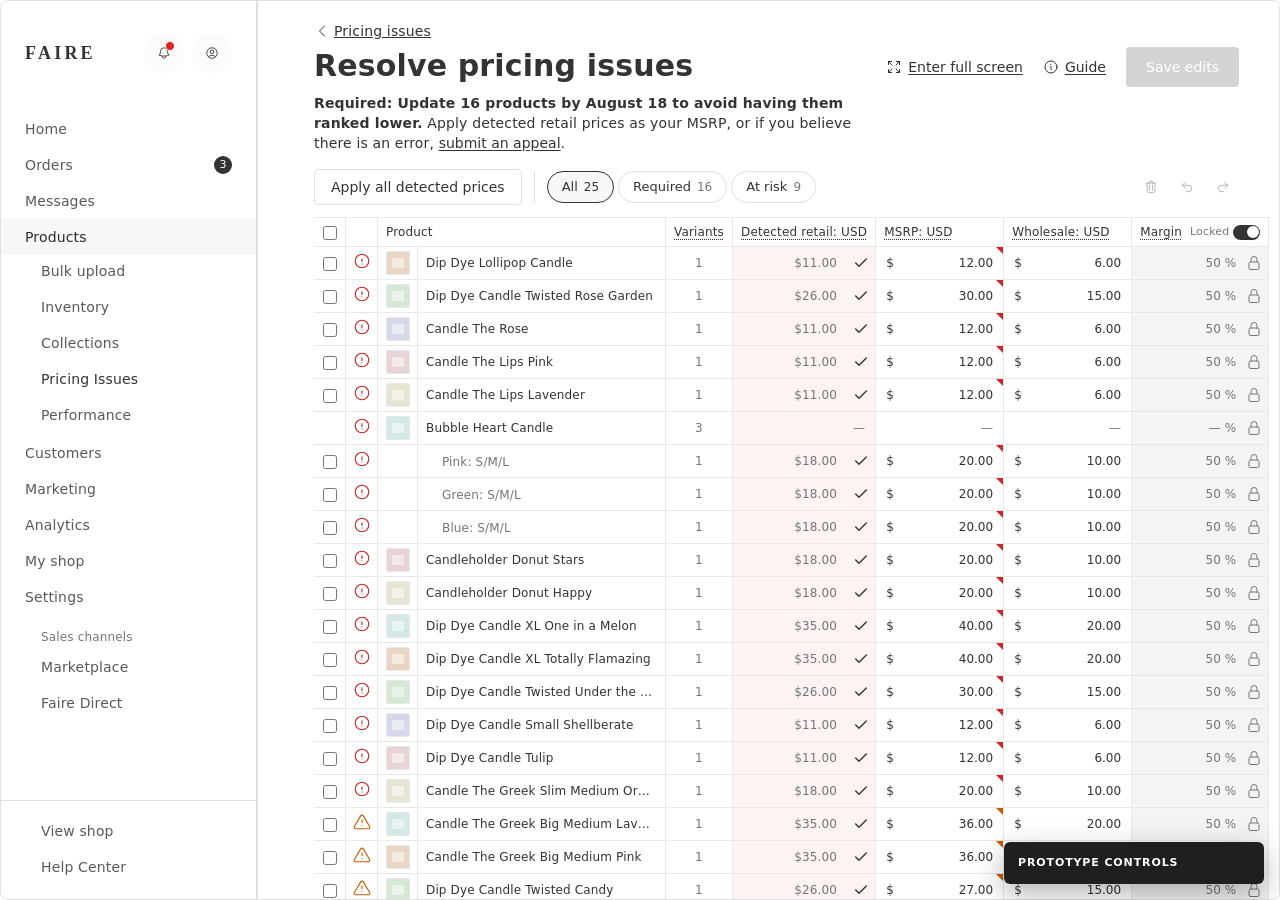
<file: index.html>
<!DOCTYPE html>
<html lang="en">
<head>
  <meta charset="utf-8" />
  <meta name="viewport" content="width=device-width, initial-scale=1" />
  <title>Resolve pricing issues — Prototype</title>
  <link rel="preconnect" href="https://cdn.faire.com" crossorigin />
  <link rel="stylesheet" href="fonts.css" />
  <style>
    :root {
      --text: #333;
      --subdued: #757575;
      --border: #dfe0e1;
      --surface-tile: #fbfbfb;
      --radius: 4px;
      --nav-width: 256px;
      --content-inset: 56px;
      --main-pad-right: 40px;
      --font: "Graphik", system-ui, -apple-system, sans-serif;
      --error: #c62828;
      --error-bg: #fdecea;
      --error-dark: #c62828;
      --success: #2e7d32;
      --success-bg: #e8f5e9;
      --detected-bg: #f3faf4;
      --detected-bg-blue: #e2e7f0;
      --row-selected-bg: #e8f4fe;
      --row-selected-bg-hover: #e0eefc;
      --detected-mismatch-bg: #fdf3f3;
      --warn-corner: #c62828;
      --success-corner: #2e7d32;
      --at-risk: #c45c00;
      --low-margin-warn: #c9a227;
      --margin-highlight-bg: #f6efdb;
      --msrp-warn-tooltip-bg: #fdeaea;
      --msrp-warn-tooltip-border: #e07a7a;
      --msrp-at-risk-tooltip-bg: #f6efdb;
      --msrp-at-risk-tooltip-border: #c9a227;
      --grid-line: #e8e8e8;
      --grid-header-text: #8a8a8a;
      --grid-row-height: 32px;
      --cell-focus-blue: #0b7cda;
      --freeze-check: 32px;
      --freeze-status: 32px;
      --freeze-image: 40px;
      --freeze-product: 248px;
      --freeze-edge: calc(var(--freeze-check) + var(--freeze-status) + var(--freeze-image) + var(--freeze-product));
      --freeze-shadow: 6px 0 10px -4px rgba(0, 0, 0, 0.14);
    }

    * { box-sizing: border-box; }

    body {
      margin: 0;
      font-family: var(--font);
      font-size: 14px;
      line-height: 20px;
      letter-spacing: 0.15px;
      color: var(--text);
      background: #fff;
      height: 100%;
      overflow: hidden;
    }

    html {
      height: 100%;
    }

    input[type="number"] { -moz-appearance: textfield; }
    input[type="number"]::-webkit-outer-spin-button,
    input[type="number"]::-webkit-inner-spin-button {
      -webkit-appearance: none;
      margin: 0;
    }

    .shell {
      width: 100%;
      max-width: min(1920px, 100%);
      margin: 0 auto;
      display: flex;
      height: 100vh;
      max-height: 100vh;
      min-width: 0;
      border: 1px solid var(--border);
      border-radius: 8px;
      overflow: hidden;
    }

    /* ---- nav (from Nudges prototype) ---- */
    .nav {
      width: var(--nav-width);
      flex-shrink: 0;
      border-right: 1px solid var(--border);
      display: flex;
      flex-direction: column;
      height: 100vh;
      position: sticky;
      top: 0;
      align-self: flex-start;
      overflow-y: auto;
      background: #fff;
    }

    .nav-header {
      display: flex;
      align-items: center;
      justify-content: space-between;
      min-height: 104px;
      padding: 32px 24px;
    }

    .logo {
      font-family: Georgia, "Times New Roman", serif;
      font-size: 18px;
      font-weight: 600;
      letter-spacing: 0.18em;
    }

    .nav-tools { display: flex; gap: 8px; }

    .icon-btn {
      width: 40px;
      height: 40px;
      border: none;
      border-radius: 999px;
      background: var(--surface-tile);
      color: var(--text);
      display: grid;
      place-items: center;
      cursor: pointer;
    }

    .icon-btn--notify::after {
      content: "";
      position: absolute;
      top: 8px;
      right: 9px;
      width: 8px;
      height: 8px;
      border-radius: 50%;
      background: #e02424;
      border: 1.5px solid var(--surface-tile);
    }

    .icon-btn { position: relative; }

    .nav-links { flex: 1; padding-top: 6px; }

    .nav-row {
      min-height: 36px;
      padding: 6px 24px;
      display: flex;
      align-items: center;
      justify-content: space-between;
      font-size: 14px;
      color: #595959;
      cursor: default;
    }

    .nav-row--active { background: #f7f7f7; color: #2b2b2b; }

    .nav-child {
      min-height: 36px;
      padding: 6px 24px 6px 40px;
      font-size: 14px;
      color: #595959;
      cursor: default;
    }

    .nav-child--link {
      display: block;
      text-decoration: none;
      color: inherit;
    }

    .nav-child--active {
      background: #f7f7f7;
      color: #2b2b2b;
      font-weight: 500;
    }

    .badge {
      min-width: 18px;
      height: 18px;
      border-radius: 9px;
      background: #333;
      color: #fff;
      font-size: 11px;
      line-height: 18px;
      text-align: center;
      padding: 0 5px;
    }

    .nav-footer { border-top: 1px solid var(--border); padding: 14px 0; }

  .nav-section-label {
      padding: 12px 24px 4px 40px;
      font-size: 12px;
      color: var(--subdued);
    }

    /* ---- main ---- */
    .main {
      flex: 1;
      min-width: 0;
      min-height: 0;
      border-left: 1px solid var(--border);
      background: #fff;
      display: flex;
      flex-direction: column;
      overflow: hidden;
    }

    .main-top {
      flex-shrink: 0;
      background: #fff;
      z-index: 30;
    }

    .main--scrolled .main-top {
      position: sticky;
      top: 0;
      box-shadow: 0 1px 0 var(--border);
    }

    .main-head {
      padding: 20px var(--main-pad-right) 16px var(--content-inset);
      transition: padding 0.15s ease;
    }

    .main--scrolled .main-head {
      padding: 12px var(--main-pad-right) 8px var(--content-inset);
    }

    .back-link {
      border: none;
      background: none;
      color: var(--text);
      display: inline-flex;
      align-items: center;
      gap: 4px;
      padding: 0;
      margin: 0 0 6px;
      font: inherit;
      font-size: 14px;
      cursor: pointer;
      transition: opacity 0.15s ease, margin 0.15s ease, max-height 0.15s ease;
      max-height: 24px;
    }

    .main--scrolled .back-link {
      display: none;
      margin: 0;
      max-height: 0;
      overflow: hidden;
    }

    .title-row {
      display: flex;
      align-items: flex-start;
      justify-content: space-between;
      gap: 32px;
    }

    h1 {
      margin: 0;
      font-size: 30px;
      line-height: 38px;
      font-weight: 600;
      transition: font-size 0.15s ease, line-height 0.15s ease;
    }

    .main--scrolled h1 {
      font-size: 22px;
      line-height: 28px;
    }

    .main--scrolled .title-row {
      align-items: center;
    }

    .page-desc {
      margin: 8px 0 0;
      max-width: 720px;
      color: var(--text);
      font-size: 14px;
      transition: opacity 0.15s ease, max-height 0.15s ease, margin 0.15s ease;
      max-height: 80px;
    }

    .main--scrolled .page-desc {
      display: none;
      margin: 0;
      max-height: 0;
      overflow: hidden;
      opacity: 0;
    }

    .page-desc strong { font-weight: 600; }

    .page-desc__link {
      border: none;
      background: none;
      padding: 0;
      margin: 0;
      font: inherit;
      color: inherit;
      text-decoration: underline;
      text-underline-offset: 2px;
      cursor: pointer;
    }

    .head-actions {
      display: flex;
      align-items: center;
      gap: 20px;
      flex-shrink: 0;
    }

    .text-link {
      border: none;
      background: none;
      padding: 0;
      font: inherit;
      font-size: 14px;
      color: var(--text);
      text-decoration: underline;
      text-underline-offset: 2px;
      cursor: pointer;
      display: inline-flex;
      align-items: center;
      gap: 6px;
    }

    .text-link svg {
      flex-shrink: 0;
    }

    .text-link:disabled {
      color: #b0b0b0;
      cursor: not-allowed;
      text-decoration: none;
    }

    .btn-primary {
      border: none;
      border-radius: var(--radius);
      background: #333;
      color: #fff;
      height: 40px;
      padding: 0 20px;
      font: inherit;
      font-size: 14px;
      font-weight: 500;
      cursor: pointer;
    }

    .btn-primary:hover { background: #1a1a1a; }

    .btn-primary:disabled {
      background: #d4d4d4;
      color: #fff;
      cursor: not-allowed;
    }

    .btn-primary--sm {
      height: 28px;
      padding: 0 10px;
      font-size: 12px;
      line-height: 16px;
      white-space: nowrap;
      display: inline-flex;
      align-items: center;
      gap: 6px;
    }

    .btn-primary--sm svg {
      flex-shrink: 0;
    }

    /* ---- toolbar ---- */
    .toolbar-slot {
      padding: 0 var(--main-pad-right) 12px var(--content-inset);
      transition: padding 0.15s ease;
    }

    .main--scrolled .toolbar-slot {
      padding-bottom: 8px;
    }

    .toolbar {
      display: flex;
      align-items: center;
      justify-content: space-between;
      gap: 16px;
      margin-top: 0;
      flex-wrap: wrap;
    }

    .toolbar[hidden] {
      display: none !important;
    }

    .toolbar--selection {
      padding: 12px 16px;
      border-radius: var(--radius);
      background: #f7f7f7;
      color: var(--text);
      box-sizing: border-box;
      gap: 24px;
    }

    .toolbar--default {
      padding: 0;
      background: transparent;
    }

    .toolbar-selection-main {
      display: flex;
      align-items: center;
      gap: 24px;
      min-width: 0;
    }

    .toolbar-selection-meta {
      display: flex;
      align-items: center;
      gap: 15px;
    }

    .toolbar-selection-apply-group {
      display: flex;
      align-items: center;
      gap: 15px;
    }

    .toolbar-selection-clear,
    .toolbar-decline-btn {
      border: none;
      background: none;
      padding: 0;
      font: inherit;
      font-size: 14px;
      line-height: 20px;
      letter-spacing: 0.15px;
      color: var(--text);
      text-decoration: underline;
      text-underline-offset: 2px;
      cursor: pointer;
    }

    .toolbar-selection-clear:hover,
    .toolbar-decline-btn:hover {
      color: #1a1a1a;
    }

    .toolbar-decline-btn[hidden] {
      display: none !important;
    }

    .toolbar-selection-decline[hidden] {
      display: none !important;
    }

    .toolbar-selection-count {
      font-size: 14px;
      line-height: 20px;
      font-weight: 400;
      letter-spacing: 0.15px;
      color: var(--text);
      white-space: nowrap;
    }

    .toolbar-selection-actions {
      display: flex;
      align-items: center;
      gap: 8px;
      flex-shrink: 0;
    }

    .btn-apply-selected {
      border: 1px solid #dadada;
      border-radius: var(--radius);
      background: #fff;
      color: var(--text);
      height: 32px;
      padding: 0 12px;
      font: inherit;
      font-size: 14px;
      line-height: 20px;
      font-weight: 400;
      letter-spacing: 0.15px;
      cursor: pointer;
      display: inline-flex;
      align-items: center;
      white-space: nowrap;
    }

    .btn-apply-selected:hover {
      background: #f7f7f7;
      border-color: #bdbdbd;
    }

    .btn-apply-selected:disabled {
      background: #f7f7f7;
      color: #b0b0b0;
      border-color: #e6e6e3;
      cursor: not-allowed;
    }

    .toolbar-icon-btn--surface {
      width: 40px;
      height: 40px;
      border: 1px solid transparent;
      background: #f7f7f7;
    }

    .toolbar-icon-btn--surface:not(:disabled) {
      background: #fff;
      border-color: #dadada;
    }

    .toolbar-icon-btn--surface:not(:disabled):hover {
      background: #f7f7f7;
      border-color: #bdbdbd;
    }

    .toolbar-icon-btn--surface:disabled {
      background: #f7f7f7;
      border: none;
    }

    .toolbar-left {
      display: flex;
      align-items: center;
      gap: 12px;
      flex-wrap: wrap;
    }

    .toolbar-apply-group {
      display: flex;
      align-items: center;
      gap: 15px;
    }

    .toolbar-left .filter-pills {
      border-left: 1px solid var(--border);
      padding-left: 12px;
    }

    .btn-apply-all {
      border: 1px solid var(--border);
      border-radius: var(--radius);
      background: #fff;
      color: var(--text);
      height: 36px;
      padding: 0 16px;
      font: inherit;
      font-size: 14px;
      font-weight: 500;
      cursor: pointer;
      display: inline-flex;
      align-items: center;
      gap: 8px;
    }

    .btn-apply-all:hover { border-color: #999; }
    .btn-apply-all:disabled {
      color: #b0b0b0;
      background: #f4f4f2;
      border-color: #e6e6e3;
      cursor: not-allowed;
    }

    .layout-8 .btn-apply-all svg {
      flex-shrink: 0;
    }

    .layout-8 .btn-apply-all:disabled svg {
      opacity: 0.45;
    }

    .btn-secondary {
      border: 1px solid #d9d9d4;
      border-radius: var(--radius);
      background: #fff;
      color: var(--text);
      font: inherit;
      font-size: 12px;
      line-height: 16px;
      height: 28px;
      padding: 0 10px;
      cursor: pointer;
      white-space: nowrap;
      display: inline-flex;
      align-items: center;
      gap: 6px;
    }

    .btn-secondary svg {
      flex-shrink: 0;
    }

    .btn-secondary:hover { background: #f7f7f7; border-color: #bdbdbd; }

    .btn-secondary:disabled {
      color: #b0b0b0;
      background: #f4f4f2;
      border-color: #e6e6e3;
      cursor: not-allowed;
    }

    .filter-pills { display: flex; gap: 4px; }

    .pill {
      border: 1px solid var(--border);
      border-radius: 999px;
      background: #fff;
      height: 32px;
      padding: 0 14px;
      font: inherit;
      font-size: 13px;
      color: var(--text);
      cursor: pointer;
      display: inline-flex;
      align-items: center;
      gap: 6px;
    }

    .pill:hover { border-color: #999; }

    .pill--active {
      background: #f7f7f7;
      border-color: #333;
      font-weight: 500;
    }

    .pill-count {
      font-size: 12px;
      color: var(--subdued);
    }

    .pill--active .pill-count { color: var(--text); }

    .toolbar-right {
      display: flex;
      align-items: center;
      gap: 4px;
    }

    .toolbar-icon-btn {
      width: 32px;
      height: 32px;
      border: 1px solid var(--border);
      border-radius: var(--radius);
      background: #fff;
      display: grid;
      place-items: center;
      cursor: pointer;
      color: var(--text);
    }

    .toolbar-icon-btn[data-tooltip] {
      position: relative;
    }

    .toolbar-icon-btn[data-tooltip]::before,
    .toolbar-icon-btn[data-tooltip]::after {
      position: absolute;
      left: 50%;
      transform: translateX(-50%);
      pointer-events: none;
      opacity: 0;
      visibility: hidden;
      z-index: 20;
    }

    .toolbar-icon-btn[data-tooltip]::before {
      content: attr(data-tooltip);
      bottom: calc(100% + 7px);
      padding: 6px 10px;
      background: #333;
      color: #fff;
      font-size: 12px;
      line-height: 16px;
      font-weight: 400;
      white-space: nowrap;
      border-radius: var(--radius);
    }

    .toolbar-icon-btn[data-tooltip]::after {
      content: "";
      bottom: calc(100% + 3px);
      border-left: 5px solid transparent;
      border-right: 5px solid transparent;
      border-top: 5px solid #333;
    }

    .toolbar-icon-btn[data-tooltip]:not(:disabled):hover::before,
    .toolbar-icon-btn[data-tooltip]:not(:disabled):hover::after,
    .toolbar-icon-btn[data-tooltip]:not(:disabled):focus-visible::before,
    .toolbar-icon-btn[data-tooltip]:not(:disabled):focus-visible::after {
      opacity: 1;
      visibility: visible;
    }

    .toolbar-icon-btn:disabled {
      opacity: 0.4;
      cursor: not-allowed;
      border-color: transparent;
      background: transparent;
    }

    .toolbar-icon-btn--surface:disabled {
      opacity: 1;
    }

    /* ---- spreadsheet ---- */
    .grid-wrap {
      flex: 1;
      min-height: 0;
      overflow: auto;
      padding: 0 var(--main-pad-right) 24px var(--content-inset);
      background: #fff;
    }

    .grid {
      width: max-content;
      min-width: 100%;
      border-collapse: separate;
      border-spacing: 0;
      table-layout: fixed;
      background: #fff;
    }

    .grid thead th {
      position: sticky;
      top: 0;
      z-index: 2;
      background: #fff;
      border-top: 1px solid var(--grid-line);
      border-bottom: 1px solid var(--grid-line);
      border-right: 1px solid var(--grid-line);
      padding: 0 8px;
      height: 28px;
      font-size: 12px;
      font-weight: 500;
      line-height: 28px;
      color: var(--text);
      text-align: left;
      white-space: nowrap;
      vertical-align: middle;
      overflow: visible;
    }

    .grid thead th.col-price,
    .grid thead th.col-margin,
    .grid thead th.col-msrp-combined,
    .grid thead th.col-variants {
      overflow: visible;
    }

    .grid thead th:has(.col-header-tooltip:hover),
    .grid thead th:has(.col-header-tooltip:focus-visible) {
      z-index: 12;
    }

    .col-header-tooltip {
      position: relative;
      display: inline-block;
      cursor: default;
      outline: none;
      text-decoration: underline dotted currentColor;
      text-underline-offset: 3px;
      text-decoration-thickness: 1px;
    }

    .col-header-tooltip__panel {
      position: absolute;
      left: 0;
      top: calc(100% + 8px);
      z-index: 50;
      box-sizing: border-box;
      width: 304px;
      max-width: min(304px, calc(100vw - 32px));
      padding: 10px 12px;
      background: #333;
      color: #fff;
      font-size: 12px;
      line-height: 16px;
      font-weight: 400;
      white-space: normal;
      text-align: left;
      border-radius: var(--radius);
      box-shadow: 0 4px 12px rgba(0, 0, 0, 0.15);
      pointer-events: none;
      opacity: 0;
      visibility: hidden;
    }

    .col-header-tooltip__panel::before {
      content: "";
      position: absolute;
      top: -6px;
      left: 20px;
      border-left: 6px solid transparent;
      border-right: 6px solid transparent;
      border-bottom: 6px solid #333;
    }

    .col-header-tooltip__panel p {
      margin: 0;
    }

    .col-header-tooltip__panel p + p {
      margin-top: 8px;
    }

    .col-header-tooltip:hover .col-header-tooltip__panel,
    .col-header-tooltip:focus-visible .col-header-tooltip__panel {
      opacity: 1;
      visibility: visible;
    }

    .grid thead th.col-freeze {
      z-index: 4;
      background: #fff;
    }

    .grid thead th.col-freeze-1 { left: 0; }
    .grid thead th.col-freeze-2 { left: var(--freeze-check); }
    .grid thead th.col-freeze-3 {
      left: calc(var(--freeze-check) + var(--freeze-status));
      z-index: 6;
    }

    .grid-wrap.is-frozen-scrolled thead th.col-product-header,
    .grid-wrap.is-frozen-scrolled td.col-freeze-4 {
      box-shadow: var(--freeze-shadow);
    }

    .grid-wrap.is-frozen-scrolled thead th.col-product-header::after,
    .grid-wrap.is-frozen-scrolled td.col-freeze-4::after {
      content: "";
      position: absolute;
      top: 0;
      right: 0;
      bottom: 0;
      width: 10px;
      transform: translateX(100%);
      pointer-events: none;
      background: linear-gradient(to right, rgba(0, 0, 0, 0.1), transparent);
    }

    .grid thead th.col-check {
      width: var(--freeze-check);
      min-width: var(--freeze-check);
      max-width: var(--freeze-check);
      text-align: center;
      padding: 0;
    }

    .grid thead th.col-status {
      width: var(--freeze-status);
      min-width: var(--freeze-status);
      max-width: var(--freeze-status);
      text-align: center;
      padding: 0;
    }

    .grid thead th.col-product-header {
      width: calc(var(--freeze-image) + var(--freeze-product));
      min-width: calc(var(--freeze-image) + var(--freeze-product));
      max-width: calc(var(--freeze-image) + var(--freeze-product));
    }

    .grid thead th.col-variants { width: 56px; min-width: 56px; }
    .grid thead th.col-price { width: 128px; min-width: 128px; }
    .grid thead th.col-price-bridge { width: 32px; min-width: 32px; }
    .grid thead th.col-margin { width: 108px; min-width: 108px; }
    .grid thead th.col-actions { width: 148px; min-width: 148px; }

  .grid tbody tr { background: #fff; }

    .grid tbody tr.row-group,
    .grid tbody tr.row-variant { background: #fff; }

    .grid td {
      padding: 0;
      vertical-align: middle;
      height: var(--grid-row-height);
      min-height: var(--grid-row-height);
      border-bottom: 1px solid var(--grid-line);
      border-right: 1px solid var(--grid-line);
      background: #fff;
      position: relative;
    }

    .grid td.col-freeze {
      position: sticky;
      z-index: 2;
      background: #fff;
    }

    .grid td.col-freeze-1 { left: 0; }
    .grid td.col-freeze-2 { left: var(--freeze-check); }
    .grid td.col-freeze-3 {
      left: calc(var(--freeze-check) + var(--freeze-status));
      z-index: 3;
    }

    .grid td.col-freeze-4 {
      left: calc(var(--freeze-check) + var(--freeze-status) + var(--freeze-image));
      z-index: 4;
    }

    .grid tbody tr.row-selected td { background-color: var(--row-selected-bg); }
    .grid tbody tr.row-selected:hover td { background-color: var(--row-selected-bg-hover); }
    .grid tbody tr.row-selected td.col-freeze { background-color: var(--row-selected-bg); }
    .grid tbody tr.row-selected:hover td.col-freeze { background-color: var(--row-selected-bg-hover); }

    .grid td.col-check {
      text-align: center;
      vertical-align: middle;
    }

    .grid td.col-status { text-align: center; }

    .grid td.col-image {
      width: var(--freeze-image);
      min-width: var(--freeze-image);
      max-width: var(--freeze-image);
      padding: 0 4px;
      text-align: center;
      vertical-align: middle;
    }

    .col-image-inner {
      display: flex;
      align-items: center;
      justify-content: center;
      height: var(--grid-row-height);
    }

    .grid td.col-product {
      width: var(--freeze-product);
      min-width: var(--freeze-product);
      max-width: var(--freeze-product);
      padding: 0 8px;
      overflow: visible;
    }

    .grid td.col-freeze-4,
    .grid thead th.col-freeze-4 {
      overflow: visible;
    }

    .grid td.col-variants {
      padding: 0 8px;
      font-size: 12px;
      color: var(--subdued);
      text-align: center;
    }

    .grid td.col-margin,
    .grid td.col-actions {
      padding: 0;
    }

    body.scenario-low-margins .grid td.col-margin {
      background: var(--margin-highlight-bg);
    }

    body.scenario-low-margins .grid tbody tr.row-selected td.col-margin {
      background: #efe6cf;
    }

    .grid td.col-detected--mismatch { background: var(--detected-mismatch-bg); }
    .grid td.col-detected--resolved { background: var(--detected-bg); }

    .grid tbody tr.row-selected td.col-detected--mismatch { background: #f5e4e4; }
    .grid tbody tr.row-selected td.col-detected--resolved { background: #e5f3e6; }

    body.detected-variant-green .grid td.col-detected--mismatch { background: var(--detected-bg); }
    body.detected-variant-green .grid td.col-detected--resolved { background: #fff; }

    body.detected-variant-blue .grid td.col-detected--mismatch { background: var(--detected-bg-blue); }
    body.detected-variant-blue .grid td.col-detected--resolved { background: #fff; }
    body.detected-variant-blue .grid tbody tr.row-selected td.col-detected--mismatch { background: #d8dde8; }
    body.detected-variant-blue .grid tbody tr.row-selected td.col-detected--resolved { background: var(--detected-bg-blue); }

    /* layout-3 / layout-7: detected retail — white field with green corner marker */
    body.layout-3 .grid td.col-detected--mismatch,
    body.layout-3 .grid td.col-detected--resolved,
    body.layout-4 .grid td.col-detected--mismatch,
    body.layout-4 .grid td.col-detected--resolved,
    body.layout-6 .grid td.col-detected--mismatch,
    body.layout-6 .grid td.col-detected--resolved,
    body.layout-7 .grid td.col-detected--mismatch,
    body.layout-7 .grid td.col-detected--resolved {
      background: #fff;
    }

    .detected-cell-inner--green-corner {
      background: transparent;
      border: none;
      border-radius: 0;
      position: relative;
      overflow: visible;
    }

    .detected-cell-inner--green-corner::before {
      content: "";
      position: absolute;
      top: 0;
      right: 0;
      width: 0;
      height: 0;
      border-style: solid;
      border-width: 0 7px 7px 0;
      border-color: transparent var(--success-corner) transparent transparent;
      pointer-events: none;
    }

    .detected-cell-inner--resolved.detected-cell-inner--green-corner {
      border-color: transparent;
    }

    .product-cell {
      display: flex;
      align-items: center;
      min-width: 0;
      height: var(--grid-row-height);
    }

    .product-thumb {
      width: 24px;
      height: 24px;
      border-radius: 2px;
      border: 1px solid var(--grid-line);
      object-fit: cover;
      flex-shrink: 0;
      background: #f0f0f0;
    }

    .product-name {
      font-size: 12px;
      line-height: 16px;
      overflow: hidden;
      text-overflow: ellipsis;
      white-space: nowrap;
      color: var(--text);
    }

    .product-name--variant {
      color: var(--subdued);
      padding-left: 16px;
    }

  /* status icons */
    .status-icon {
      width: 18px;
      height: 18px;
      display: inline-flex;
      align-items: center;
      justify-content: center;
      flex-shrink: 0;
      position: relative;
    }

    .status-icon svg {
      width: 18px;
      height: 18px;
      display: block;
    }

    .status-icon--error {
      color: var(--error-dark);
    }

    .status-icon--has-tooltip {
      cursor: default;
      outline: none;
    }

    .status-icon__tooltip {
      position: absolute;
      left: calc(100% + 10px);
      top: 50%;
      transform: translateY(-50%);
      z-index: 50;
      box-sizing: border-box;
      width: max-content;
      max-width: 280px;
      padding: 10px 12px;
      background: #333;
      color: #fff;
      font-size: 12px;
      line-height: 16px;
      font-weight: 400;
      white-space: normal;
      text-align: left;
      border-radius: var(--radius);
      box-shadow: 0 4px 12px rgba(0, 0, 0, 0.15);
      pointer-events: none;
      opacity: 0;
      visibility: hidden;
    }

    .status-icon__tooltip::before {
      content: "";
      position: absolute;
      left: -6px;
      top: 50%;
      transform: translateY(-50%);
      border-top: 6px solid transparent;
      border-bottom: 6px solid transparent;
      border-right: 6px solid #333;
    }

    .status-icon--has-tooltip:hover .status-icon__tooltip,
    .status-icon--has-tooltip:focus-visible .status-icon__tooltip {
      opacity: 1;
      visibility: visible;
    }

    .grid td.col-status:has(.status-icon--has-tooltip:hover),
    .grid td.col-status:has(.status-icon--has-tooltip:focus-visible) {
      overflow: visible;
      z-index: 12;
    }

    .status-icon--at-risk {
      color: var(--at-risk);
    }

    .status-icon--low-margin {
      color: var(--low-margin-warn);
    }

    .status-icon--success {
      color: var(--success);
    }

    /* price cells — spreadsheet cell editors */
    .price-cell {
      display: flex;
      align-items: center;
      gap: 4px;
      height: 100%;
    }

    .price-field {
      display: flex;
      align-items: center;
      flex: 1;
      min-width: 0;
      width: 100%;
      height: 100%;
      min-height: var(--grid-row-height);
      border: none;
      border-radius: 0;
      background: transparent;
      overflow: visible;
      position: relative;
      box-sizing: border-box;
    }

    .price-field:focus-within {
      outline: 2px solid var(--cell-focus-blue);
      outline-offset: -2px;
      background: #fff;
      z-index: 2;
      box-shadow: none;
    }

    .price-field:focus-within::after {
      content: "";
      position: absolute;
      right: -1px;
      bottom: -1px;
      width: 5px;
      height: 5px;
      background: var(--cell-focus-blue);
      pointer-events: none;
      z-index: 3;
    }

    .price-field--mismatch::before {
      content: "";
      position: absolute;
      top: 0;
      right: 0;
      width: 0;
      height: 0;
      border-style: solid;
      border-width: 0 7px 7px 0;
      border-color: transparent var(--warn-corner) transparent transparent;
      pointer-events: none;
      z-index: 1;
    }

    .price-field:focus-within.price-field--mismatch::before {
      top: 2px;
      right: 2px;
    }

    .price-field--at-risk::before {
      content: "";
      position: absolute;
      top: 0;
      right: 0;
      width: 0;
      height: 0;
      border-style: solid;
      border-width: 0 7px 7px 0;
      border-color: transparent var(--at-risk) transparent transparent;
      pointer-events: none;
      z-index: 1;
    }

    .price-field:focus-within.price-field--at-risk::before {
      top: 2px;
      right: 2px;
    }

    .price-field--low-margin::before {
      content: "";
      position: absolute;
      top: 0;
      right: 0;
      width: 0;
      height: 0;
      border-style: solid;
      border-width: 0 7px 7px 0;
      border-color: transparent var(--low-margin-warn) transparent transparent;
      pointer-events: none;
      z-index: 1;
    }

    .price-field:focus-within.price-field--low-margin::before {
      top: 2px;
      right: 2px;
    }

    .price-field__warn-tooltip {
      position: absolute;
      left: 0;
      top: calc(100% + 6px);
      z-index: 50;
      box-sizing: border-box;
      padding: 8px 10px;
      font-size: 12px;
      line-height: 16px;
      font-weight: 400;
      color: var(--text);
      white-space: nowrap;
      border-radius: var(--radius);
      pointer-events: none;
      opacity: 0;
      visibility: hidden;
    }

    .price-field__warn-tooltip--mismatch {
      background: var(--msrp-warn-tooltip-bg);
      border: 1px solid var(--msrp-warn-tooltip-border);
    }

    .price-field__warn-tooltip--at-risk {
      background: var(--msrp-at-risk-tooltip-bg);
      border: 1px solid var(--msrp-at-risk-tooltip-border);
    }

    .price-field__warn-tooltip--low-margin {
      background: var(--msrp-at-risk-tooltip-bg);
      border: 1px solid var(--msrp-at-risk-tooltip-border);
    }

    .price-field--mismatch:focus-within .price-field__warn-tooltip,
    .price-field--at-risk:focus-within .price-field__warn-tooltip,
    .price-field--low-margin:focus-within .price-field__warn-tooltip,
    .msrp-combined--mismatch:focus-within .price-field__warn-tooltip,
    .msrp-combined--at-risk:focus-within .price-field__warn-tooltip {
      opacity: 1;
      visibility: visible;
    }

    .grid td:has(.price-field--mismatch:focus-within),
    .grid td:has(.price-field--at-risk:focus-within),
    .grid td:has(.price-field--low-margin:focus-within),
    .grid td:has(.msrp-combined--mismatch:focus-within),
    .grid td:has(.msrp-combined--at-risk:focus-within) {
      overflow: visible;
      z-index: 11;
    }

    .price-field--resolved::before { display: none; }

    .price-field .cur {
      font-size: 12px;
      line-height: 16px;
      color: var(--text);
      padding: 0 0 0 10px;
      flex-shrink: 0;
    }

    .price-field input {
      border: none;
      outline: none;
      font: inherit;
      font-size: 12px;
      line-height: 16px;
      width: 100%;
      min-width: 0;
      flex: 1;
      padding: 0 10px 0 4px;
      background: transparent;
      text-align: right;
      color: var(--text);
    }

    .price-field--readonly {
      background: #f4f4f2;
    }

    .price-field--readonly input,
    .price-field input:disabled {
      color: var(--subdued);
      cursor: not-allowed;
    }

    .margin-field {
      display: flex;
      align-items: center;
      width: 100%;
      height: 100%;
      min-height: var(--grid-row-height);
      border: none;
      border-radius: 0;
      background: transparent;
      padding: 0 4px 0 8px;
      gap: 2px;
      position: relative;
      box-sizing: border-box;
    }

    .margin-field:focus-within {
      outline: 2px solid var(--cell-focus-blue);
      outline-offset: -2px;
      background: #fff;
      z-index: 2;
    }

    .margin-field:focus-within::after {
      content: "";
      position: absolute;
      right: -1px;
      bottom: -1px;
      width: 5px;
      height: 5px;
      background: var(--cell-focus-blue);
      pointer-events: none;
    }

    .margin-field__lock {
      flex-shrink: 0;
      width: 20px;
      height: 20px;
      display: grid;
      place-items: center;
      color: var(--subdued);
      pointer-events: none;
    }

    .margin-field__lock svg {
      display: block;
    }

    .margin-field input {
      border: none;
      outline: none;
      font: inherit;
      font-size: 12px;
      line-height: 16px;
      flex: 1;
      width: 100%;
      min-width: 0;
      padding: 0 2px;
      background: transparent;
      text-align: right;
      color: var(--text);
    }

    .margin-field__suffix {
      font-size: 12px;
      color: var(--subdued);
      flex-shrink: 0;
      padding-right: 6px;
    }

    .margin-field--readonly {
      background: #f4f4f2;
    }

    .margin-field--readonly input,
    .margin-field input:disabled {
      color: var(--subdued);
      cursor: not-allowed;
    }

    .detected-value {
      font-size: 12px;
      line-height: 16px;
      padding: 0 8px;
      flex: 1;
      color: var(--subdued);
      text-align: right;
    }

    .btn-accept {
      width: 24px;
      height: 24px;
      border: none;
      border-radius: 2px;
      background: transparent;
      color: var(--text);
      cursor: pointer;
      display: grid;
      place-items: center;
      flex-shrink: 0;
      margin-right: 2px;
    }

    .btn-accept[data-tooltip] {
      position: relative;
    }

    .detected-cell-inner:has(.btn-accept[data-tooltip]) {
      overflow: visible;
    }

    .detected-cell-inner:has(.btn-apply-arrow[data-tooltip]) {
      overflow: visible;
    }

    .grid td.col-detected:has(.btn-accept[data-tooltip]) {
      overflow: visible;
    }

    .grid td.col-detected:has(.btn-apply-arrow[data-tooltip]) {
      overflow: visible;
    }

    .btn-accept[data-tooltip]::before,
    .btn-accept[data-tooltip]::after {
      position: absolute;
      left: 50%;
      transform: translateX(-50%);
      pointer-events: none;
      opacity: 0;
      visibility: hidden;
      z-index: 20;
    }

    .btn-accept[data-tooltip]::before {
      content: attr(data-tooltip);
      bottom: calc(100% + 7px);
      padding: 6px 10px;
      background: #333;
      color: #fff;
      font-size: 12px;
      line-height: 16px;
      font-weight: 400;
      white-space: nowrap;
      border-radius: var(--radius);
    }

    .btn-accept[data-tooltip]::after {
      content: "";
      bottom: calc(100% + 3px);
      border-left: 5px solid transparent;
      border-right: 5px solid transparent;
      border-top: 5px solid #333;
    }

    .btn-accept[data-tooltip]:hover::before,
    .btn-accept[data-tooltip]:hover::after,
    .btn-accept[data-tooltip]:focus-visible::before,
    .btn-accept[data-tooltip]:focus-visible::after {
      opacity: 1;
      visibility: visible;
    }

    .price-field--with-action {
      padding-right: 2px;
      overflow: visible;
    }

    .grid td:has(.price-field--with-action) {
      overflow: visible;
    }

    .grid td.col-price-bridge {
      text-align: center;
      padding: 0;
      overflow: visible;
      vertical-align: middle;
      height: var(--grid-row-height);
      min-height: var(--grid-row-height);
    }

    .apply-bridge-cell {
      display: flex;
      align-items: center;
      justify-content: center;
      height: var(--grid-row-height);
      min-height: var(--grid-row-height);
    }

    .apply-bridge-placeholder {
      width: 24px;
      height: 24px;
      flex-shrink: 0;
    }

    .group-placeholder-field {
      display: flex;
      align-items: center;
      justify-content: flex-end;
      width: 100%;
      height: 100%;
      min-height: var(--grid-row-height);
      padding: 0 10px;
      box-sizing: border-box;
    }

    .group-placeholder-field__dash {
      color: var(--subdued);
      font-size: 12px;
      line-height: 16px;
    }

    .group-placeholder-margin .group-placeholder-field__dash {
      flex: 1;
      min-width: 0;
      text-align: right;
      padding: 0 2px;
    }

    .price-field--with-action input {
      flex: 1;
      min-width: 0;
    }

    .price-field--with-action .btn-accept-combined {
      margin-right: 2px;
    }

    .msrp-cell-with-verified {
      display: flex;
      align-items: center;
      gap: 4px;
      height: 100%;
      padding-right: 2px;
    }

    .msrp-cell-with-verified .price-field {
      flex: 1;
      min-width: 0;
    }

    .grid td:has(.msrp-cell-with-verified) {
      overflow: visible;
    }

    .btn-accept:hover { background: rgba(0, 0, 0, 0.06); }

    /* layout-5 combined MSRP cell */
    .col-msrp-combined { min-width: 200px; width: 220px; }

    .grid td.col-msrp-combined {
      overflow: visible;
      padding: 0;
    }

    .msrp-combined {
      display: flex;
      align-items: center;
      justify-content: space-between;
      gap: 4px;
      width: 100%;
      height: 100%;
      min-height: var(--grid-row-height);
      padding: 0 2px 0 8px;
      border: none;
      border-radius: 0;
      background: transparent;
      position: relative;
      box-sizing: border-box;
    }

    .msrp-combined--mismatch::before {
      content: "";
      position: absolute;
      top: 0;
      right: 0;
      width: 0;
      height: 0;
      border-style: solid;
      border-width: 0 7px 7px 0;
      border-color: transparent var(--error-dark) transparent transparent;
      pointer-events: none;
      z-index: 1;
    }

    .msrp-combined--at-risk::before {
      content: "";
      position: absolute;
      top: 0;
      right: 0;
      width: 0;
      height: 0;
      border-style: solid;
      border-width: 0 7px 7px 0;
      border-color: transparent var(--low-margin-warn) transparent transparent;
      pointer-events: none;
      z-index: 1;
    }

    .msrp-combined:focus-within {
      outline: 2px solid var(--cell-focus-blue);
      outline-offset: -2px;
      background: #fff;
      z-index: 2;
      box-shadow: none;
    }

    .msrp-combined:focus-within::after {
      content: "";
      position: absolute;
      right: -1px;
      bottom: -1px;
      width: 5px;
      height: 5px;
      background: var(--cell-focus-blue);
      pointer-events: none;
      z-index: 3;
    }

    .msrp-combined:focus-within.msrp-combined--mismatch::before,
    .msrp-combined:focus-within.msrp-combined--at-risk::before {
      top: 2px;
      right: 2px;
    }

    .msrp-combined__values {
      display: flex;
      align-items: center;
      gap: 6px;
      min-width: 0;
      flex: 1;
    }

    .msrp-combined__current {
      color: var(--subdued);
      font-size: 12px;
      white-space: nowrap;
    }

    .msrp-combined__input-wrap {
      display: flex;
      align-items: center;
      min-width: 0;
      flex: 0 1 auto;
      max-width: 88px;
    }

    .msrp-combined__input-wrap .cur {
      font-size: 12px;
      color: var(--subdued);
      padding: 0 2px 0 0;
      flex-shrink: 0;
    }

    .msrp-combined__input-wrap input {
      border: none;
      outline: none;
      font: inherit;
      font-size: 12px;
      width: 5.5em;
      min-width: 0;
      flex: 0 0 auto;
      padding: 0;
      background: transparent;
      color: var(--text);
      text-align: right;
    }

    .msrp-combined__input-wrap--detected input {
      color: var(--subdued);
    }

    .msrp-combined:focus-within .msrp-combined__input-wrap--detected input {
      color: var(--text);
    }

    .col-msrp-combined__label {
      display: inline-flex;
      align-items: center;
      gap: 4px;
      white-space: nowrap;
    }

    .msrp-combined__arrow {
      display: inline-flex;
      align-items: center;
      color: var(--subdued);
      flex-shrink: 0;
    }

    .icon-arrow-right {
      width: 14px;
      height: 14px;
      display: block;
    }

    .btn-accept-combined {
      width: 22px;
      height: 22px;
      border: 1px solid var(--grid-line);
      border-radius: 2px;
      background: #fff;
      color: var(--text);
      cursor: pointer;
      display: flex;
      align-items: center;
      justify-content: center;
      padding: 0;
      line-height: 0;
      flex-shrink: 0;
      position: relative;
    }

    .btn-accept-combined[data-tooltip]::before,
    .msrp-verified-badge[data-tooltip]::before {
      content: attr(data-tooltip);
      bottom: calc(100% + 7px);
      padding: 6px 10px;
      background: #333;
      color: #fff;
      font-size: 12px;
      line-height: 16px;
      font-weight: 400;
      white-space: nowrap;
      border-radius: var(--radius);
    }

    .btn-accept-combined[data-tooltip]::after,
    .msrp-verified-badge[data-tooltip]::after {
      content: "";
      bottom: calc(100% + 3px);
      border-left: 5px solid transparent;
      border-right: 5px solid transparent;
      border-top: 5px solid #333;
    }

    .btn-accept-combined[data-tooltip]:hover::before,
    .btn-accept-combined[data-tooltip]:hover::after,
    .btn-accept-combined[data-tooltip]:focus-visible::before,
    .btn-accept-combined[data-tooltip]:focus-visible::after,
    .msrp-verified-badge[data-tooltip]:hover::before,
    .msrp-verified-badge[data-tooltip]:hover::after {
      opacity: 1;
      visibility: visible;
    }

    .msrp-verified-badge {
      width: 22px;
      height: 22px;
      display: flex;
      align-items: center;
      justify-content: center;
      flex-shrink: 0;
      color: var(--success);
      position: relative;
    }

    .msrp-verified-badge svg {
      display: block;
      width: 16px;
      height: 16px;
    }

    .btn-accept-combined[data-tooltip]::before,
    .msrp-verified-badge[data-tooltip]::before,
    .btn-accept-combined[data-tooltip]::after,
    .msrp-verified-badge[data-tooltip]::after {
      position: absolute;
      left: 50%;
      transform: translateX(-50%);
      pointer-events: none;
      opacity: 0;
      visibility: hidden;
      z-index: 20;
    }

    .btn-accept-combined svg {
      display: block;
      width: 14px;
      height: 14px;
    }

    .btn-accept-combined:hover {
      background: #f7f7f7;
      border-color: #bdbdbd;
    }

    /* layout-8 — strikethrough previous MSRP + updated value */
    .layout-8 .msrp-combined {
      padding-right: 8px;
    }

    .layout-8 .msrp-combined__previous {
      font-size: 12px;
      line-height: 16px;
      color: var(--subdued);
      text-decoration: line-through;
      white-space: nowrap;
    }

    .layout-8 .msrp-combined__input-wrap input {
      color: var(--text);
      text-align: left;
    }

    .layout-4-2 .detected-cell-inner,
    .layout-final .detected-cell-inner {
      padding: 0 8px 0 2px;
    }

    .btn-apply-arrow {
      width: 24px;
      height: 24px;
      border: 1px solid #d9d9d4;
      border-radius: 999px;
      background: #fff;
      color: var(--text);
    }

    .btn-apply-arrow:hover {
      background: #f7f7f7;
      border-color: #bdbdbd;
    }

    .btn-apply-arrow svg,
    .btn-apply-arrow .icon-arrow-right {
      width: 14px;
      height: 14px;
    }

    .detected-cell-inner {
      display: flex;
      align-items: center;
      justify-content: space-between;
      gap: 2px;
      width: 100%;
      height: 100%;
      min-height: var(--grid-row-height);
      padding: 0 2px;
    }

    .col-margin-header {
      display: flex;
      flex-direction: row;
      align-items: center;
      gap: 8px;
      white-space: nowrap;
    }

    .locked-toggle-wrap {
      display: flex;
      align-items: center;
      gap: 4px;
      flex-shrink: 0;
      white-space: nowrap;
    }

    .locked-toggle-label {
      font-size: 11px;
      line-height: 14px;
      color: var(--subdued);
      font-weight: 400;
    }

    .switch {
      position: relative;
      width: 27px;
      height: 15px;
      display: inline-block;
      flex-shrink: 0;
    }

    .switch input {
      opacity: 0;
      width: 0;
      height: 0;
    }

    .switch-track {
      position: absolute;
      inset: 0;
      background: #d3d3ce;
      border-radius: 999px;
      cursor: pointer;
      transition: background 0.15s;
    }

    .switch-track::after {
      content: "";
      position: absolute;
      top: 1.5px;
      left: 1.5px;
      width: 12px;
      height: 12px;
      border-radius: 50%;
      background: #fff;
      transition: transform 0.15s;
      box-shadow: 0 1px 2px rgba(0, 0, 0, 0.2);
    }

    .switch input:checked + .switch-track { background: #333; }
    .switch input:checked + .switch-track::after { transform: translateX(12px); }

    input[type="checkbox"] {
      accent-color: #333;
      width: 14px;
      height: 14px;
      margin: 0;
      vertical-align: middle;
    }

    .icon-14 { width: 14px; height: 14px; }
    .icon-16 { width: 16px; height: 16px; }

    .hidden { display: none !important; }

    /* prototype controls */
    .proto-panel {
      position: fixed;
      bottom: 16px;
      right: 16px;
      z-index: 50;
      width: 260px;
      background: #1f1f1f;
      color: #fff;
      border-radius: 6px;
      box-shadow: 0 10px 30px rgba(0, 0, 0, 0.3);
      font-size: 13px;
    }

    .proto-panel summary {
      cursor: pointer;
      list-style: none;
      display: flex;
      align-items: center;
      gap: 8px;
      padding: 11px 14px;
      font-weight: 700;
      font-size: 11px;
      letter-spacing: 0.08em;
      text-transform: uppercase;
    }

    .proto-panel summary::-webkit-details-marker { display: none; }

    .proto-panel__body { padding: 2px 14px 14px; background: #262626; }

    .proto-panel button {
      width: 100%;
      background: none;
      border: 1px solid #4a4a4a;
      color: #e8e8e8;
      font-family: inherit;
      font-size: 12.5px;
      font-weight: 600;
      padding: 8px 12px;
      border-radius: 4px;
      cursor: pointer;
      margin-top: 8px;
    }

    .proto-panel button:hover { background: #333; }

    .proto-label {
      display: block;
      font-size: 11px;
      text-transform: uppercase;
      letter-spacing: 0.05em;
      color: #a9a9a9;
      margin: 10px 0 6px;
      font-weight: 600;
    }

    .proto-select {
      width: 100%;
      background: #1f1f1f;
      border: 1px solid #4a4a4a;
      color: #e8e8e8;
      font-family: inherit;
      font-size: 12.5px;
      padding: 8px 10px;
      border-radius: 4px;
      cursor: pointer;
    }

    .proto-note {
      font-size: 12px;
      color: #a9a9a9;
      margin: 8px 0 0;
      line-height: 1.4;
    }

    .proto-switch-row {
      display: flex;
      align-items: center;
      justify-content: space-between;
      gap: 12px;
      margin-top: 10px;
      font-size: 12.5px;
      color: #e8e8e8;
    }

    .proto-switch-row .switch-track {
      background: #4a4a4a;
    }

    .proto-switch-row .switch input:checked + .switch-track {
      background: #fff;
    }

    .proto-switch-row .switch input:checked + .switch-track::after {
      background: #333;
    }

    /* arrow icon tour */
    .tour-popover {
      position: fixed;
      z-index: 60;
      width: min(304px, calc(100vw - 32px));
      background: #333;
      color: #fff;
      border-radius: 6px;
      padding: 20px 44px 16px 20px;
      box-shadow: 0 10px 30px rgba(0, 0, 0, 0.28);
      box-sizing: border-box;
      font-size: 14px;
      line-height: 20px;
    }

    .tour-popover[hidden] {
      display: none !important;
    }

    .tour-popover__pointer {
      position: absolute;
      top: -6px;
      left: var(--tour-pointer-left, 50%);
      width: 12px;
      height: 12px;
      background: #333;
      transform: translateX(-50%) rotate(45deg);
    }

    .tour-popover__close {
      position: absolute;
      top: 10px;
      right: 10px;
      width: 28px;
      height: 28px;
      border: none;
      border-radius: var(--radius);
      background: transparent;
      color: #fff;
      display: grid;
      place-items: center;
      cursor: pointer;
      padding: 0;
    }

    .tour-popover__close:hover {
      background: rgba(255, 255, 255, 0.12);
    }

    .tour-popover__title {
      margin: 0;
      font-size: 14px;
      line-height: 20px;
      font-weight: 600;
      letter-spacing: 0;
    }

    .tour-popover__body {
      margin: 8px 0 0;
      font-size: 14px;
      line-height: 20px;
      color: rgba(255, 255, 255, 0.88);
    }

    .tour-popover__footer {
      display: flex;
      align-items: center;
      justify-content: space-between;
      margin-top: 16px;
    }

    .tour-popover__step {
      font-size: 14px;
      line-height: 20px;
      color: rgba(255, 255, 255, 0.72);
    }

    .tour-popover__nav {
      display: flex;
      align-items: center;
      gap: 4px;
    }

    .tour-popover__nav-btn {
      width: 28px;
      height: 28px;
      border: none;
      border-radius: var(--radius);
      background: transparent;
      color: #fff;
      display: grid;
      place-items: center;
      cursor: pointer;
      padding: 0;
    }

    .tour-popover__nav-btn:hover:not(:disabled) {
      background: rgba(255, 255, 255, 0.12);
    }

    .tour-popover__nav-btn:disabled {
      opacity: 0.35;
      cursor: not-allowed;
    }
  </style>
</head>
<body class="layout-1 detected-variant-red">
  <div class="shell">
    <aside class="nav" aria-label="Primary">
      <div class="nav-header">
        <span class="logo">FAIRE</span>
        <div class="nav-tools">
          <button type="button" class="icon-btn icon-btn--notify" aria-label="Notifications">
            <svg class="icon-14" viewBox="0 0 24 24" fill="none" stroke="currentColor" stroke-width="1.5" aria-hidden="true">
              <path d="M14.857 17.082a22.387 22.387 0 0 0 5.454-1.31A8.967 8.967 0 0 1 18 9.75V9A6 6 0 0 0 6 9v.75a8.967 8.967 0 0 1-2.312 6.022c1.733.64 3.56 1.085 5.456 1.31m5.714 0a24.255 24.255 0 0 1-5.714 0m5.714 0a3 3 0 1 1-5.714 0" />
            </svg>
          </button>
          <button type="button" class="icon-btn" aria-label="Account">
            <svg class="icon-14" viewBox="0 0 24 24" fill="none" stroke="currentColor" stroke-width="1.5" aria-hidden="true">
              <path d="M17.982 18.725A7.488 7.488 0 0 0 12 15.75a7.488 7.488 0 0 0-5.982 2.975m11.964 0A9 9 0 1 0 6.018 18.725m11.964 0A8.966 8.966 0 0 1 12 21a8.966 8.966 0 0 1-5.982-2.275M15 9.75A3 3 0 1 1 9 9.75a3 3 0 0 1 6 0Z" />
            </svg>
          </button>
        </div>
      </div>
      <nav class="nav-links">
        <div class="nav-row"><span>Home</span></div>
        <div class="nav-row"><span>Orders</span><span class="badge">3</span></div>
        <div class="nav-row"><span>Messages</span></div>
        <div class="nav-row nav-row--active"><span>Products</span></div>
        <div class="nav-child">Bulk upload</div>
        <div class="nav-child">Inventory</div>
        <div class="nav-child">Collections</div>
        <a class="nav-child nav-child--link" href="dashboard.html">Pricing Issues</a>
        <div class="nav-child">Performance</div>
        <div class="nav-row"><span>Customers</span></div>
        <div class="nav-row"><span>Marketing</span></div>
        <div class="nav-row"><span>Analytics</span></div>
        <div class="nav-row"><span>My shop</span></div>
        <div class="nav-row"><span>Settings</span></div>
        <div class="nav-section-label">Sales channels</div>
        <div class="nav-child">Marketplace</div>
        <div class="nav-child">Faire Direct</div>
      </nav>
      <div class="nav-footer">
        <div class="nav-child">View shop</div>
        <div class="nav-child">Help Center</div>
      </div>
    </aside>

    <main class="main">
      <div class="main-top">
        <header class="main-head">
        <a class="back-link" href="dashboard.html" aria-label="Back to pricing issues">
          <svg class="icon-16" viewBox="0 0 24 24" fill="none" stroke="currentColor" stroke-width="1.5" aria-hidden="true">
            <path d="M15.75 19.5 8.25 12l7.5-7.5" stroke-linecap="round" stroke-linejoin="round" />
          </svg>
          Pricing issues
        </a>
        <div class="title-row">
          <div>
            <h1>Resolve pricing issues</h1>
            <p class="page-desc" id="page-desc"></p>
          </div>
          <div class="head-actions">
            <button class="text-link" type="button">
              <svg class="icon-16" viewBox="0 0 24 24" fill="none" stroke="currentColor" stroke-width="1.5" aria-hidden="true">
                <path d="M3.75 3.75v4.5m0-4.5h4.5m-4.5 0L9 9M3.75 20.25v-4.5m0 4.5h4.5m-4.5 0L9 15M20.25 3.75h-4.5m4.5 0v4.5m0-4.5L15 9m5.25 11.25h-4.5m4.5 0v-4.5m0 4.5L15 15" stroke-linecap="round" stroke-linejoin="round"/>
              </svg>
              Enter full screen
            </button>
            <button class="text-link" type="button">
              <svg class="icon-16" viewBox="0 0 24 24" fill="none" stroke="currentColor" stroke-width="1.5" aria-hidden="true">
                <path d="m11.25 11.25.041-.02a.75.75 0 0 1 1.063.852l-.708 2.836a.75.75 0 0 0 1.063.853l.041-.021M21 12a9 9 0 1 1-18 0 9 9 0 0 1 18 0Zm-9-3.75h.008v.008H12V8.25Z" stroke-linecap="round" stroke-linejoin="round"/>
              </svg>
              Guide
            </button>
            <button class="btn-primary" type="button" id="btn-save" disabled>Save edits</button>
          </div>
        </div>
        </header>

        <div class="toolbar-slot">
        <div class="toolbar toolbar--selection" id="toolbar-selection" hidden>
          <div class="toolbar-selection-main">
            <div class="toolbar-selection-meta">
              <span class="toolbar-selection-count" id="selection-count">0 selected</span>
              <button type="button" class="toolbar-selection-clear" id="btn-clear-selection">Clear</button>
            </div>
            <div class="toolbar-selection-apply-group">
              <button type="button" class="btn-apply-selected" id="btn-apply-selected" disabled>Apply detected prices</button>
              <button type="button" class="toolbar-decline-btn toolbar-selection-decline" id="btn-decline-selected" hidden>Decline price updates</button>
            </div>
          </div>
          <div class="toolbar-selection-actions">
            <button class="toolbar-icon-btn toolbar-icon-btn--surface" type="button" data-toolbar-discard disabled data-tooltip="Discard edits" aria-label="Discard edits">
              <svg class="icon-14" viewBox="0 0 24 24" fill="none" stroke="currentColor" stroke-width="1.5" aria-hidden="true">
                <path d="m14.74 9-.346 9m-4.788 0L9.26 9m9.968-3.21c.342.052.682.107 1.022.166m-1.022-.165L18.16 19.673a2.25 2.25 0 0 1-2.244 2.077H8.084a2.25 2.25 0 0 1-2.244-2.077L4.772 5.79m14.456 0a48.108 48.108 0 0 0-3.478-.397m-12 .562c.34-.059.68-.114 1.022-.165m0 0a48.11 48.11 0 0 1 3.478-.397m7.5 0v-.916c0-1.18-.91-2.164-2.09-2.201a51.964 51.964 0 0 0-3.32 0c-1.18.037-2.09 1.022-2.09 2.201v.916m7.5 0a48.667 48.667 0 0 0-7.5 0" stroke-linecap="round" stroke-linejoin="round"/>
              </svg>
            </button>
            <button class="toolbar-icon-btn toolbar-icon-btn--surface" type="button" data-toolbar-undo disabled data-tooltip="Undo" aria-label="Undo">
              <svg class="icon-14" viewBox="0 0 24 24" fill="none" stroke="currentColor" stroke-width="1.5"><path d="M9 14 4 9l5-5" stroke-linecap="round" stroke-linejoin="round"/><path d="M4 9h10.5a5.5 5.5 0 0 1 5.5 5.5v0a5.5 5.5 0 0 1-5.5 5.5H11" stroke-linecap="round"/></svg>
            </button>
            <button class="toolbar-icon-btn toolbar-icon-btn--surface" type="button" data-toolbar-redo disabled data-tooltip="Redo" aria-label="Redo">
              <svg class="icon-14" viewBox="0 0 24 24" fill="none" stroke="currentColor" stroke-width="1.5"><path d="m15 14 5-5-5-5" stroke-linecap="round" stroke-linejoin="round"/><path d="M20 9H9.5A5.5 5.5 0 0 0 4 14.5v0A5.5 5.5 0 0 0 9.5 20H13" stroke-linecap="round"/></svg>
            </button>
          </div>
        </div>

        <div class="toolbar toolbar--default" id="toolbar-default">
          <div class="toolbar-left">
            <div class="toolbar-apply-group">
              <button class="btn-apply-all" type="button" id="btn-apply-all">
                Apply all detected prices
              </button>
              <button type="button" class="toolbar-decline-btn" id="btn-decline-all" hidden>Decline price updates</button>
            </div>
            <div class="filter-pills" role="tablist" aria-label="Filter products">
              <button class="pill pill--active" type="button" data-filter="all" role="tab" aria-selected="true">
                All <span class="pill-count" id="count-all"></span>
              </button>
              <button class="pill" type="button" data-filter="required" role="tab" aria-selected="false" id="pill-required">
                Required <span class="pill-count" id="count-required"></span>
              </button>
              <button class="pill hidden" type="button" data-filter="at-risk" role="tab" aria-selected="false" id="pill-at-risk">
                At risk <span class="pill-count" id="count-at-risk"></span>
              </button>
              <button class="pill hidden" type="button" data-filter="low-margin" role="tab" aria-selected="false" id="pill-low-margin">
                Low margin <span class="pill-count" id="count-low-margin"></span>
              </button>
              <button class="pill hidden" type="button" data-filter="resolved" role="tab" aria-selected="false" id="pill-resolved">
                Resolved
              </button>
            </div>
          </div>
          <div class="toolbar-right">
            <button class="toolbar-icon-btn" type="button" data-toolbar-discard disabled data-tooltip="Discard edits" aria-label="Discard edits">
              <svg class="icon-14" viewBox="0 0 24 24" fill="none" stroke="currentColor" stroke-width="1.5" aria-hidden="true">
                <path d="m14.74 9-.346 9m-4.788 0L9.26 9m9.968-3.21c.342.052.682.107 1.022.166m-1.022-.165L18.16 19.673a2.25 2.25 0 0 1-2.244 2.077H8.084a2.25 2.25 0 0 1-2.244-2.077L4.772 5.79m14.456 0a48.108 48.108 0 0 0-3.478-.397m-12 .562c.34-.059.68-.114 1.022-.165m0 0a48.11 48.11 0 0 1 3.478-.397m7.5 0v-.916c0-1.18-.91-2.164-2.09-2.201a51.964 51.964 0 0 0-3.32 0c-1.18.037-2.09 1.022-2.09 2.201v.916m7.5 0a48.667 48.667 0 0 0-7.5 0" stroke-linecap="round" stroke-linejoin="round"/>
              </svg>
            </button>
            <button class="toolbar-icon-btn" type="button" data-toolbar-undo disabled data-tooltip="Undo" aria-label="Undo">
              <svg class="icon-14" viewBox="0 0 24 24" fill="none" stroke="currentColor" stroke-width="1.5"><path d="M9 14 4 9l5-5" stroke-linecap="round" stroke-linejoin="round"/><path d="M4 9h10.5a5.5 5.5 0 0 1 5.5 5.5v0a5.5 5.5 0 0 1-5.5 5.5H11" stroke-linecap="round"/></svg>
            </button>
            <button class="toolbar-icon-btn" type="button" data-toolbar-redo disabled data-tooltip="Redo" aria-label="Redo">
              <svg class="icon-14" viewBox="0 0 24 24" fill="none" stroke="currentColor" stroke-width="1.5"><path d="m15 14 5-5-5-5" stroke-linecap="round" stroke-linejoin="round"/><path d="M20 9H9.5A5.5 5.5 0 0 0 4 14.5v0A5.5 5.5 0 0 0 9.5 20H13" stroke-linecap="round"/></svg>
            </button>
          </div>
        </div>
      </div>
      </div>

      <div class="grid-wrap">
        <table class="grid" id="pricing-grid">
          <thead id="grid-head"></thead>
          <tbody id="grid-body"></tbody>
        </table>
      </div>
    </main>
  </div>

  <details class="proto-panel">
    <summary>Prototype controls</summary>
    <div class="proto-panel__body">
      <label class="proto-label" for="proto-scenario">Scenario</label>
      <select class="proto-select" id="proto-scenario" aria-label="Data scenario"></select>
      <label class="proto-label" for="proto-layout-variant">Layout variant</label>
      <select class="proto-select" id="proto-layout-variant" aria-label="Layout variant"></select>
      <div class="proto-switch-row">
        <span>Arrow icon tour on load</span>
        <label class="switch" aria-label="Show arrow icon tour on page load">
          <input type="checkbox" id="proto-arrow-tour" />
          <span class="switch-track"></span>
        </label>
      </div>
    </div>
  </details>

  <div class="tour-popover" id="arrow-tour" role="dialog" aria-labelledby="arrow-tour-title" hidden>
    <div class="tour-popover__pointer" aria-hidden="true"></div>
    <button type="button" class="tour-popover__close" id="arrow-tour-close" aria-label="Close tour">
      <svg width="16" height="16" viewBox="0 0 24 24" fill="none" stroke="currentColor" stroke-width="1.5" aria-hidden="true">
        <path d="M6 18 18 6M6 6l12 12" stroke-linecap="round" stroke-linejoin="round"/>
      </svg>
    </button>
    <h2 class="tour-popover__title" id="arrow-tour-title">Apply individual prices you want to use as your MSRP</h2>
    <p class="tour-popover__body">This will insert the detected retail price into the MSRP field for the product. You can still edit manually.</p>
    <div class="tour-popover__footer">
      <span class="tour-popover__step">3/4</span>
      <div class="tour-popover__nav">
        <button type="button" class="tour-popover__nav-btn" disabled aria-label="Previous step">
          <svg width="16" height="16" viewBox="0 0 24 24" fill="none" stroke="currentColor" stroke-width="1.5" aria-hidden="true">
            <path d="m15 18-6-6 6-6" stroke-linecap="round" stroke-linejoin="round"/>
          </svg>
        </button>
        <button type="button" class="tour-popover__nav-btn" disabled aria-label="Next step">
          <svg width="16" height="16" viewBox="0 0 24 24" fill="none" stroke="currentColor" stroke-width="1.5" aria-hidden="true">
            <path d="m9 18 6-6-6-6" stroke-linecap="round" stroke-linejoin="round"/>
          </svg>
        </button>
      </div>
    </div>
  </div>

  <script>
    const THUMB_COLORS = ["#e8d5c4", "#d4e8d4", "#d4d8e8", "#e8d4d4", "#e8e4d4", "#d4e8e8"];
    const LAYOUT_VARIANT_KEY = "evergreen-price-enforcement-layout-variant";
    const SCENARIO_KEY = "evergreen-price-enforcement-scenario";
    const ARROW_TOUR_KEY = "evergreen-price-enforcement-arrow-tour";
    const SCENARIO_OPTIONS = [
      { value: "egregious-only", label: "Egregious only" },
      { value: "non-egregious-only", label: "Non-egregious only" },
      { value: "mixed", label: "Mixed egregious + non-egregious" },
      { value: "low-margins", label: "Low margins" },
    ];
    const LAYOUT_VARIANT_OPTIONS = [
      { value: "layout-1", label: "1 — Separate, red/green backgrounds, check on detected" },
      { value: "layout-1-1", label: "1.1 — Separate, verified badge on MSRP after accept" },
      { value: "layout-2", label: "2 — Separate, green → white backgrounds, check on detected" },
      { value: "layout-2-1", label: "2.1 — Separate, light blue → white backgrounds, check on detected" },
      { value: "layout-3", label: "3 — Separate, green corner, check on detected" },
      { value: "layout-4", label: "4 — Separate, green corner, arrow between columns" },
      { value: "layout-4-1", label: "4.1 — Separate, light blue detected, arrow between columns" },
      { value: "layout-4-2", label: "4.2 — Separate, light blue detected with inline arrow" },
      { value: "layout-5", label: "5 — Combined MSRP → detected column" },
      { value: "layout-5-1", label: "5.1 — Combined, verified badge on accept" },
      { value: "layout-6", label: "6 — Separate, green corner, check on current MSRP" },
      { value: "layout-7", label: "7 — Separate, green corner, apply in actions column" },
      { value: "layout-8", label: "8 — Combined, strikethrough old MSRP + updated value" },
      { value: "layout-final", label: "Final" },
    ];

    const LAYOUT_VARIANTS = LAYOUT_VARIANT_OPTIONS.map((o) => o.value);

    function layoutVariantSortOrder(id) {
      if (id === "layout-final") return 100;
      const match = id.match(/^layout-(\d+)(?:-(\d+))?$/);
      if (!match) return 999;
      return Number(match[1]) + (match[2] ? Number(match[2]) / 10 : 0);
    }

    function populateScenarioSelect() {
      const select = document.getElementById("proto-scenario");
      if (!select) return;
      select.innerHTML = SCENARIO_OPTIONS.map(
        (opt) => `<option value="${opt.value}">${opt.label}</option>`
      ).join("");
      select.value = prototypeScenario;
    }

    function initialPrototypeScenario() {
      try {
        const params = new URLSearchParams(window.location.search);
        const fromUrl = params.get("scenario");
        if (fromUrl && SCENARIO_OPTIONS.some((opt) => opt.value === fromUrl)) return fromUrl;
        const stored = localStorage.getItem(SCENARIO_KEY);
        if (stored && SCENARIO_OPTIONS.some((opt) => opt.value === stored)) return stored;
      } catch (_) { /* ignore */ }
      return "mixed";
    }

    function syncScenarioBodyClass() {
      document.body.classList.toggle("scenario-low-margins", prototypeScenario === "low-margins");
    }

    function applyIssueScenario(result, scenario) {
      const leaves = [];
      result.forEach((r) => {
        if (r.isGroup) r.children.forEach((c) => leaves.push(c));
        else leaves.push(r);
      });

      leaves.forEach((row) => {
        delete row.issueCategory;
        delete row.declinedAtRisk;
        row.msrp = row.initialMsrp;
        row.wholesale = row.initialWholesale;
      });

      if (scenario === "egregious-only") return;

      if (scenario === "low-margins") {
        leaves.forEach((row) => {
          const msrp = Number(row.detected);
          row.msrp = msrp;
          row.initialMsrp = msrp;
          row.issueCategory = "low-margin";
          const marginPct = Math.floor(Math.random() * 45) + 5;
          row.wholesale = wholesaleFromMarginPct(msrp, marginPct);
          if (row.locked) row.lockedMarginPct = marginPct;
        });
        return;
      }

      const markAtRisk = (row) => {
        row.issueCategory = "at-risk";
        const detected = Number(row.detected);
        row.msrp = detected + 1;
        row.initialMsrp = row.msrp;
      };

      if (scenario === "non-egregious-only") {
        leaves.forEach(markAtRisk);
        return;
      }

      leaves.slice(-9).forEach(markAtRisk);
    }

    function defaultFilterForScenario(scenario) {
      return scenario === "low-margins" ? "low-margin" : "all";
    }

    function setActiveFilterPills(filter) {
      document.querySelectorAll(".filter-pills .pill").forEach((p) => {
        const isActive = p.dataset.filter === filter;
        p.classList.toggle("pill--active", isActive);
        p.setAttribute("aria-selected", isActive ? "true" : "false");
      });
    }

    function applyPrototypeScenario(scenario) {
      if (!SCENARIO_OPTIONS.some((opt) => opt.value === scenario)) return;
      prototypeScenario = scenario;
      try {
        localStorage.setItem(SCENARIO_KEY, scenario);
      } catch (_) { /* ignore quota / private mode */ }
      syncScenarioBodyClass();
      const scenarioSelect = document.getElementById("proto-scenario");
      if (scenarioSelect) scenarioSelect.value = scenario;
      rows = initialRows();
      savedSnapshot = snapshot();
      dirty = false;
      undoStack.length = 0;
      redoStack.length = 0;
      selectedIds.clear();
      activeFilter = defaultFilterForScenario(scenario);
      setActiveFilterPills(activeFilter);
      updateUndoRedo();
      render();
      updateSaveState();
    }

    function populateLayoutVariantSelect() {
      const select = document.getElementById("proto-layout-variant");
      if (!select) return;
      const sorted = [...LAYOUT_VARIANT_OPTIONS].sort(
        (a, b) => layoutVariantSortOrder(a.value) - layoutVariantSortOrder(b.value)
      );
      select.innerHTML = sorted
        .map((o) => `<option value="${o.value}">${o.label}</option>`)
        .join("");
    }

    function checkIconSvg() {
      return `<svg width="16" height="16" viewBox="0 0 24 24" fill="none" stroke="currentColor" stroke-width="2" aria-hidden="true">
        <path d="M20 6 9 17l-5-5" stroke-linecap="round" stroke-linejoin="round"/>
      </svg>`;
    }

    function arrowRightIconSvg() {
      return `<svg class="icon-arrow-right" viewBox="0 0 24 24" fill="none" stroke="currentColor" stroke-width="1.5" aria-hidden="true">
        <path d="M5 12h14m0 0-4-4m4 4-4 4" stroke-linecap="round" stroke-linejoin="round"/>
      </svg>`;
    }

    function colHeaderTooltipHtml(label, tooltipInnerHtml, ariaLabel = label) {
      return `<span class="col-header-tooltip" tabindex="0" aria-label="${ariaLabel}">
        ${label}
        <span class="col-header-tooltip__panel" role="tooltip">${tooltipInnerHtml}</span>
      </span>`;
    }

    function msrpHeaderHtml() {
      return colHeaderTooltipHtml(
        "MSRP: USD",
        "<p>MSRP is the retail price you suggest retailers charge. It should match your direct-to-consumer price.</p>",
        "MSRP: USD"
      );
    }

    function wholesaleHeaderHtml() {
      return colHeaderTooltipHtml(
        "Wholesale: USD",
        "<p>Your wholesale price must be the same or lower on Faire as on other places you sell your products.</p>",
        "Wholesale: USD"
      );
    }

    function detectedRetailHeaderHtml() {
      return colHeaderTooltipHtml(
        "Detected retail: USD",
        "<p>We use publicly accessible prices on your website to find these retail prices, which should match your MSRPs on Faire.</p>",
        "Detected retail: USD"
      );
    }

    function variantsHeaderHtml() {
      return colHeaderTooltipHtml(
        "Variants",
        "<p>Products in which all variants are the same price are grouped into a single row.</p>",
        "Variants"
      );
    }

    function marginLabelTooltipHtml() {
      return colHeaderTooltipHtml(
        "Margin",
        "<p>Margin is calculated as the percent off difference between wholesale price and MSRP.</p>",
        "Margin"
      );
    }

    function combinedMsrpHeaderHtml() {
      return `<span class="col-msrp-combined__label">Current MSRP ${arrowRightIconSvg()} Detected: USD</span>`;
    }

    function updatedMsrpHeaderHtml() {
      return colHeaderTooltipHtml(
        "MSRP: USD",
        `<p>MSRP is the retail price you suggest retailers charge. It should match your direct-to-consumer price.</p>
          <p>When your listed MSRP differs from detected retail, the suggested update is based on the publicly accessible price on your website.</p>`,
        "MSRP: USD"
      );
    }

    function verifiedBadgeIconSvg() {
      return `<svg width="16" height="16" viewBox="0 0 24 24" fill="none" stroke="currentColor" stroke-width="1.5" aria-hidden="true">
        <path d="M9 12.75 11.25 15 15 9.75M21 12a9 9 0 1 1-18 0 9 9 0 0 1 18 0Z" stroke-linecap="round" stroke-linejoin="round"/>
      </svg>`;
    }

    function lockIconSvg() {
      return `<svg width="16" height="16" viewBox="0 0 24 24" fill="none" stroke="currentColor" stroke-width="1.5" aria-hidden="true">
        <path d="M16.5 10.5V6.75a4.5 4.5 0 1 0-9 0v3.75m-.75 11.25h10.5a2.25 2.25 0 0 0 2.25-2.25v-6.75a2.25 2.25 0 0 0-2.25-2.25H6.75a2.25 2.25 0 0 0-2.25 2.25v6.75a2.25 2.25 0 0 0 2.25 2.25Z" stroke-linecap="round" stroke-linejoin="round"/>
      </svg>`;
    }

    function unlockIconSvg() {
      return `<svg width="16" height="16" viewBox="0 0 24 24" fill="none" stroke="currentColor" stroke-width="1.5" aria-hidden="true">
        <path d="M13.5 10.5V6.75a4.5 4.5 0 0 0-6.77-3.77 4.5 4.5 0 0 0 1.5 6.37V10.5m3 0h6.75a2.25 2.25 0 0 1 2.25 2.25v6.75a2.25 2.25 0 0 1-2.25 2.25H6.75A2.25 2.25 0 0 1 4.5 19.5v-6.75A2.25 2.25 0 0 1 6.75 10.5Z" stroke-linecap="round" stroke-linejoin="round"/>
      </svg>`;
    }

    function marginHeaderHtml() {
      return `<div class="col-margin-header">
        ${marginLabelTooltipHtml()}
        ${lockedHeaderHtml()}
      </div>`;
    }

    function updateApplyAllButton() {
      const btn = document.getElementById("btn-apply-all");
      if (!btn) return;
      const label = "Apply all detected prices";
      if (layoutVariant === "layout-8") {
        btn.innerHTML = `${checkIconSvg()}${label}`;
      } else {
        btn.textContent = label;
      }
    }

    function applyLayoutVariant(variant) {
      layoutVariant = variant;
      document.body.classList.remove(
        "layout-1",
        "layout-1-1",
        "layout-2",
        "layout-2-1",
        "layout-3",
        "layout-4",
        "layout-4-1",
        "layout-4-2",
        "layout-5",
        "layout-5-1",
        "layout-8",
        "layout-final",
        "layout-6",
        "layout-7",
        "detected-variant-red",
        "detected-variant-green",
        "detected-variant-blue"
      );
      if (variant === "layout-1") {
        document.body.classList.add("layout-1", "detected-variant-red");
      } else if (variant === "layout-1-1") {
        document.body.classList.add("layout-1-1", "detected-variant-red");
      } else if (variant === "layout-2") {
        document.body.classList.add("layout-2", "detected-variant-green");
      } else if (variant === "layout-2-1") {
        document.body.classList.add("layout-2-1", "detected-variant-blue");
      } else if (variant === "layout-3") {
        document.body.classList.add("layout-3");
      } else if (variant === "layout-4") {
        document.body.classList.add("layout-4");
      } else if (variant === "layout-4-1") {
        document.body.classList.add("layout-4-1", "detected-variant-blue");
      } else if (variant === "layout-4-2") {
        document.body.classList.add("layout-4-2", "detected-variant-blue");
      } else if (variant === "layout-final") {
        document.body.classList.add("layout-final", "detected-variant-blue");
      } else if (variant === "layout-5") {
        document.body.classList.add("layout-5");
      } else if (variant === "layout-5-1") {
        document.body.classList.add("layout-5-1");
      } else if (variant === "layout-8") {
        document.body.classList.add("layout-8");
      } else if (variant === "layout-6") {
        document.body.classList.add("layout-6");
      } else if (variant === "layout-7") {
        document.body.classList.add("layout-7", "detected-variant-red");
      }
      try {
        localStorage.setItem(LAYOUT_VARIANT_KEY, variant);
      } catch (_) { /* ignore quota / private mode */ }
      syncLayoutVariantUrl(variant);
      const layoutSelect = document.getElementById("proto-layout-variant");
      if (layoutSelect) layoutSelect.value = variant;
      updateApplyAllButton();
      updateGridHeader();
      render();
    }

    function layoutVariantFromUrl() {
      try {
        const variant = new URL(window.location.href).searchParams.get("variant");
        if (variant && LAYOUT_VARIANTS.includes(variant)) return variant;
      } catch (_) { /* ignore */ }
      return null;
    }

    function syncLayoutVariantUrl(variant) {
      try {
        const url = new URL(window.location.href);
        if (url.searchParams.get("variant") === variant) return;
        url.searchParams.set("variant", variant);
        history.replaceState({ layoutVariant: variant }, "", url);
      } catch (_) { /* ignore */ }
    }

    function initialLayoutVariant() {
      const fromUrl = layoutVariantFromUrl();
      if (fromUrl) return fromUrl;
      try {
        const stored = localStorage.getItem(LAYOUT_VARIANT_KEY);
        if (stored && LAYOUT_VARIANTS.includes(stored)) return stored;
      } catch (_) { /* ignore */ }
      return "layout-1";
    }

    function lockedHeaderHtml() {
      return `<div class="locked-toggle-wrap">
        <span class="locked-toggle-label">Locked</span>
        <label class="switch" aria-label="Toggle all locked">
          <input type="checkbox" id="toggle-all-locked" />
          <span class="switch-track"></span>
        </label>
      </div>`;
    }

    function updateGridHeader() {
      const thead = document.getElementById("grid-head");
      const marginHeader = marginHeaderHtml();
      const commonStart = `
        <th class="col-check col-freeze col-freeze-1"><input type="checkbox" id="select-all" aria-label="Select all" /></th>
        <th class="col-status col-freeze col-freeze-2" aria-label="Status"></th>
        <th class="col-product col-freeze col-freeze-3 col-product-header" colspan="2">Product</th>
        <th class="col-variants">${variantsHeaderHtml()}</th>`;

      if (layoutVariant === "layout-5" || layoutVariant === "layout-5-1") {
        thead.innerHTML = `<tr>${commonStart}
          <th class="col-price col-msrp-combined">${combinedMsrpHeaderHtml()}</th>
          <th class="col-price">${wholesaleHeaderHtml()}</th>
          <th class="col-margin">${marginHeader}</th>
        </tr>`;
      } else if (layoutVariant === "layout-8") {
        thead.innerHTML = `<tr>${commonStart}
          <th class="col-price col-msrp-combined">${updatedMsrpHeaderHtml()}</th>
          <th class="col-price">${wholesaleHeaderHtml()}</th>
          <th class="col-margin">${marginHeader}</th>
        </tr>`;
      } else if (layoutVariant === "layout-6") {
        thead.innerHTML = `<tr>${commonStart}
          <th class="col-price">${detectedRetailHeaderHtml()}</th>
          <th class="col-price">${msrpHeaderHtml()}</th>
          <th class="col-price">${wholesaleHeaderHtml()}</th>
          <th class="col-margin">${marginHeader}</th>
        </tr>`;
      } else if (layoutVariant === "layout-4" || layoutVariant === "layout-4-1") {
        thead.innerHTML = `<tr>${commonStart}
          <th class="col-price">${detectedRetailHeaderHtml()}</th>
          <th class="col-price-bridge" aria-hidden="true"></th>
          <th class="col-price">${msrpHeaderHtml()}</th>
          <th class="col-price">${wholesaleHeaderHtml()}</th>
          <th class="col-margin">${marginHeader}</th>
        </tr>`;
      } else if (layoutVariant === "layout-4-2" || layoutVariant === "layout-final") {
        thead.innerHTML = `<tr>${commonStart}
          <th class="col-price">${detectedRetailHeaderHtml()}</th>
          <th class="col-price">${msrpHeaderHtml()}</th>
          <th class="col-price">${wholesaleHeaderHtml()}</th>
          <th class="col-margin">${marginHeader}</th>
        </tr>`;
      } else if (layoutVariant === "layout-7") {
        thead.innerHTML = `<tr>${commonStart}
          <th class="col-price">${detectedRetailHeaderHtml()}</th>
          <th class="col-price">${msrpHeaderHtml()}</th>
          <th class="col-price">${wholesaleHeaderHtml()}</th>
          <th class="col-margin">${marginHeader}</th>
          <th class="col-actions">Actions</th>
        </tr>`;
      } else {
        thead.innerHTML = `<tr>${commonStart}
          <th class="col-price">${detectedRetailHeaderHtml()}</th>
          <th class="col-price">${msrpHeaderHtml()}</th>
          <th class="col-price">${wholesaleHeaderHtml()}</th>
          <th class="col-margin">${marginHeader}</th>
        </tr>`;
      }

      const toggle = document.getElementById("toggle-all-locked");
      if (toggle) syncToggleAllLocked();
    }

    function onToggleAllLocked(e) {
      pushUndo();
      setAllRowsLocked(e.target.checked);
      dirty = true;
      render();
      updateSaveState();
    }

    function makeThumb(seed) {
      const c = THUMB_COLORS[seed % THUMB_COLORS.length];
      return `data:image/svg+xml,${encodeURIComponent(
        `<svg xmlns="http://www.w3.org/2000/svg" width="36" height="36"><rect width="36" height="36" fill="${c}"/><rect x="8" y="10" width="20" height="16" rx="2" fill="#fff" opacity="0.5"/></svg>`
      )}`;
    }

    function initialRows() {
      const flat = [
        { id: "p1", name: "Dip Dye Lollipop Candle", detected: 11, msrp: 12, wholesale: 6 },
        { id: "p2", name: "Dip Dye Candle Twisted Rose Garden", detected: 26, msrp: 30, wholesale: 15 },
        { id: "p3", name: "Candle The Rose", detected: 11, msrp: 12, wholesale: 6 },
        { id: "p4", name: "Candle The Lips Pink", detected: 11, msrp: 12, wholesale: 6 },
        { id: "p5", name: "Candle The Lips Lavender", detected: 11, msrp: 12, wholesale: 6 },
        {
          id: "p6",
          name: "Bubble Heart Candle",
          isGroup: true,
          expanded: true,
          children: [
            { id: "p6a", name: "Pink: S/M/L", detected: 18, msrp: 20, wholesale: 10 },
            { id: "p6b", name: "Green: S/M/L", detected: 18, msrp: 20, wholesale: 10 },
            { id: "p6c", name: "Blue: S/M/L", detected: 18, msrp: 20, wholesale: 10 },
          ],
        },
        { id: "p7", name: "Candleholder Donut Stars", detected: 18, msrp: 20, wholesale: 10 },
        { id: "p8", name: "Candleholder Donut Happy", detected: 18, msrp: 20, wholesale: 10 },
        { id: "p9", name: "Dip Dye Candle XL One in a Melon", detected: 35, msrp: 40, wholesale: 20 },
        { id: "p10", name: "Dip Dye Candle XL Totally Flamazing", detected: 35, msrp: 40, wholesale: 20 },
        { id: "p11", name: "Dip Dye Candle Twisted Under the Sea", detected: 26, msrp: 30, wholesale: 15 },
        { id: "p12", name: "Dip Dye Candle Small Shellberate", detected: 11, msrp: 12, wholesale: 6 },
        { id: "p13", name: "Dip Dye Candle Tulip", detected: 11, msrp: 12, wholesale: 6 },
        { id: "p14", name: "Candle The Greek Slim Medium Orange", detected: 18, msrp: 20, wholesale: 10 },
        { id: "p15", name: "Candle The Greek Big Medium Lavender", detected: 35, msrp: 40, wholesale: 20 },
        { id: "p16", name: "Candle The Greek Big Medium Pink", detected: 35, msrp: 40, wholesale: 20 },
        { id: "p17", name: "Dip Dye Candle Twisted Candy", detected: 26, msrp: 30, wholesale: 15 },
        { id: "p18", name: "Candle The Lips Red", detected: 11, msrp: 12, wholesale: 6 },
        { id: "p19", name: "Bubble Heart Candle Mini", detected: 11, msrp: 12, wholesale: 6 },
        { id: "p20", name: "Candleholder Donut Love", detected: 18, msrp: 20, wholesale: 10 },
        { id: "p21", name: "Dip Dye Candle Small Peach", detected: 11, msrp: 12, wholesale: 6 },
        { id: "p22", name: "Candle The Greek Slim Small Blue", detected: 11, msrp: 12, wholesale: 6 },
        { id: "p23", name: "Dip Dye Lollipop Candle Mint", detected: 11, msrp: 12, wholesale: 6 },
      ];

      let seed = 0;
      const result = flat.map((item) => {
        if (item.isGroup) {
          const group = {
            ...item,
            thumb: makeThumb(seed++),
            children: item.children.map((c) => ({
              ...c,
              thumb: makeThumb(seed++),
              initialMsrp: c.msrp,
              initialWholesale: c.wholesale,
              isVariant: true,
              parentId: item.id,
            })),
          };
          return group;
        }
        return {
          ...item,
          thumb: makeThumb(seed++),
          initialMsrp: item.msrp,
          initialWholesale: item.wholesale,
        };
      });

      result.forEach((r) => {
        if (r.isGroup) r.children.forEach((c) => setRowLocked(c, true));
        else setRowLocked(r, true);
      });

      applyIssueScenario(result, prototypeScenario);

      return result;
    }

    let prototypeScenario = initialPrototypeScenario();
    let rows = initialRows();
    let savedSnapshot = null;
    let activeFilter = defaultFilterForScenario(prototypeScenario);
    let layoutVariant = "layout-1";
    let dirty = false;
    const selectedIds = new Set();
    const undoStack = [];
    const redoStack = [];

    function flattenEditable(items) {
      const out = [];
      items.forEach((r) => {
        if (r.isGroup) {
          out.push(r);
          r.children.forEach((c) => out.push(c));
        } else {
          out.push(r);
        }
      });
      return out;
    }

    function allLeafRows() {
      const out = [];
      rows.forEach((r) => {
        if (r.isGroup) r.children.forEach((c) => out.push(c));
        else out.push(r);
      });
      return out;
    }

    function marginPctValue(msrp, wholesale) {
      if (!msrp || msrp <= 0) return 0;
      return Math.round(((msrp - wholesale) / msrp) * 100);
    }

    function wholesaleFromMarginPct(msrp, pct) {
      return Math.round(msrp * (1 - pct / 100) * 100) / 100;
    }

    function wholesaleForRow(row, msrp) {
      if (row.locked && row.lockedMarginPct != null) {
        return wholesaleFromMarginPct(msrp, row.lockedMarginPct);
      }
      return wholesaleFromMarginPct(msrp, marginPctValue(msrp, row.wholesale));
    }

    function setRowLocked(row, locked) {
      row.locked = locked;
      if (locked) {
        row.lockedMarginPct = marginPctValue(row.msrp, row.wholesale);
        row.wholesale = wholesaleFromMarginPct(row.msrp, row.lockedMarginPct);
      } else {
        row.lockedMarginPct = null;
      }
    }

    function setAllRowsLocked(locked) {
      rows.forEach((r) => {
        if (r.isGroup) r.children.forEach((c) => setRowLocked(c, locked));
        else setRowLocked(r, locked);
      });
    }

    function syncToggleAllLocked() {
      const leaves = allLeafRows();
      const allLocked = leaves.length > 0 && leaves.every((r) => r.locked);
      document.getElementById("toggle-all-locked").checked = allLocked;
    }

    function marginCellHtml(row) {
      const displayPct = row.locked && row.lockedMarginPct != null
        ? row.lockedMarginPct
        : marginPctValue(row.msrp, row.wholesale);
      const lockedClass = row.locked ? " margin-field--readonly" : "";
      const disabled = row.locked ? " disabled" : "";
      return `<div class="margin-field${lockedClass}">
        <input type="number" step="1" min="0" max="100" value="${displayPct}" data-field="margin" data-id="${row.id}" aria-label="Margin for ${row.name}"${disabled} />
        <span class="margin-field__suffix">%</span>
        <span class="margin-field__lock" aria-hidden="true">
          ${row.locked ? lockIconSvg() : unlockIconSvg()}
        </span>
      </div>`;
    }

    function isLowMargin(row) {
      return row.issueCategory === "low-margin";
    }

    function isDeclined(row) {
      return row.declinedAtRisk === true;
    }

    function isResolved(row) {
      return Number(row.msrp) === Number(row.detected);
    }

    function isPriceAtRisk(row) {
      return isRequired(row) && row.issueCategory === "at-risk";
    }

    function isAtRisk(row) {
      if (isLowMargin(row)) return !isDeclined(row);
      return isPriceAtRisk(row);
    }

    function isEgregiousRequired(row) {
      if (isLowMargin(row)) return false;
      return isRequired(row) && row.issueCategory !== "at-risk";
    }

    function isRequired(row) {
      return !isResolved(row) && !isDeclined(row);
    }

    function isHandled(row) {
      return isResolved(row) || isDeclined(row);
    }

    function formatMoney(n) {
      return Number(n).toFixed(2);
    }

    function snapshot() {
      return JSON.stringify(rows);
    }

    function pushUndo() {
      undoStack.push(snapshot());
      redoStack.length = 0;
      updateUndoRedo();
    }

    function restoreFromSnapshot(s) {
      rows = JSON.parse(s);
      dirty = true;
      render();
      updateSaveState();
    }

    function counts() {
      const leaves = allLeafRows();
      const required = leaves.filter(isEgregiousRequired).length;
      const atRisk = leaves.filter(isPriceAtRisk).length;
      const lowMargin = leaves.filter((row) => isLowMargin(row) && !isDeclined(row)).length;
      const resolved = leaves.filter(isResolved).length;
      const handled = leaves.filter(isHandled).length;
      const unresolved = leaves.filter(isRequired).length;
      return { all: leaves.length, required, atRisk, lowMargin, resolved, handled, unresolved };
    }

    function updateCounts() {
      const c = counts();
      document.getElementById("count-all").textContent = c.all;
      document.getElementById("count-required").textContent = c.required;
      document.getElementById("count-at-risk").textContent = c.atRisk;
      document.getElementById("count-low-margin").textContent = c.lowMargin;

      const pillRequired = document.getElementById("pill-required");
      pillRequired.classList.toggle("hidden", c.required === 0);

      const pillAtRisk = document.getElementById("pill-at-risk");
      pillAtRisk.classList.toggle("hidden", c.atRisk === 0 || prototypeScenario === "low-margins");

      const pillLowMargin = document.getElementById("pill-low-margin");
      pillLowMargin.classList.toggle("hidden", c.lowMargin === 0);

      const pillResolved = document.getElementById("pill-resolved");
      pillResolved.classList.toggle("hidden", c.handled === 0);

      updatePageDesc(c);

      const btnApplyAll = document.getElementById("btn-apply-all");
      btnApplyAll.disabled = c.unresolved === 0;

      const btnDeclineAll = document.getElementById("btn-decline-all");
      if (btnDeclineAll) btnDeclineAll.hidden = !hasOnlyNonEgregiousIssues();
    }

    function setToolbarBtnsDisabled(selector, disabled) {
      document.querySelectorAll(selector).forEach((btn) => {
        btn.disabled = disabled;
      });
    }

    function updateSaveState() {
      document.getElementById("btn-save").disabled = !dirty;
      setToolbarBtnsDisabled("[data-toolbar-discard]", !dirty);
    }

    function visibleLeafRows() {
      return allLeafRows().filter(rowVisible);
    }

    function hasOnlyNonEgregiousIssues() {
      const c = counts();
      return c.required === 0 && c.atRisk > 0;
    }

    function hasOnlyNonEgregiousPriceIssues() {
      const leaves = allLeafRows();
      const required = leaves.filter(isEgregiousRequired).length;
      const priceAtRisk = leaves.filter(isPriceAtRisk).length;
      return required === 0 && priceAtRisk > 0;
    }

    function updatePageDesc(c) {
      const pageDesc = document.getElementById("page-desc");
      if (hasOnlyNonEgregiousPriceIssues()) {
        const priceAtRisk = allLeafRows().filter(isPriceAtRisk).length;
        pageDesc.className = "page-desc";
        pageDesc.innerHTML =
          `<strong>${priceAtRisk} product${priceAtRisk === 1 ? "" : "s"} are likely losing reach because Faire MSRPs are above retail prices.</strong> Apply the detected retail prices as your MSRPs to stop hurting your conversion.`;
        return;
      }

      pageDesc.className = "page-desc";
      pageDesc.innerHTML =
        `<strong>Required: Update ${c.required} product${c.required === 1 ? "" : "s"} by August 18 to avoid having them ranked lower.</strong> Apply detected retail prices as your MSRP, or if you believe there is an error, <button type="button" class="page-desc__link">submit an appeal</button>.`;
    }

    function selectionIsOnlyAtRisk() {
      if (selectedIds.size === 0) return false;
      return [...selectedIds].every((id) => {
        const row = findRow(id);
        return row && isAtRisk(row);
      });
    }

    function updateSelectionToolbar() {
      const hasSelection = selectedIds.size > 0;
      const toolbarDefault = document.getElementById("toolbar-default");
      const toolbarSelection = document.getElementById("toolbar-selection");

      toolbarDefault.toggleAttribute("hidden", hasSelection);
      toolbarSelection.toggleAttribute("hidden", !hasSelection);

      if (hasSelection) {
        document.getElementById("selection-count").textContent =
          `${selectedIds.size} selected`;
      }

      const selectedRequired = [...selectedIds].filter((id) => {
        const row = findRow(id);
        return row && isRequired(row);
      });
      document.getElementById("btn-apply-selected").disabled = selectedRequired.length === 0;

      const btnDecline = document.getElementById("btn-decline-selected");
      btnDecline.hidden = !selectionIsOnlyAtRisk();
    }

    function syncRowSelectionUI() {
      document.querySelectorAll("input[data-select]").forEach((cb) => {
        const id = cb.dataset.select;
        const selected = selectedIds.has(id);
        cb.checked = selected;
        const tr = cb.closest("tr");
        if (tr) tr.classList.toggle("row-selected", selected);
      });

      const selectAll = document.getElementById("select-all");
      const visible = visibleLeafRows();
      if (selectAll) {
        const allSelected = visible.length > 0 && visible.every((r) => selectedIds.has(r.id));
        const someSelected = visible.some((r) => selectedIds.has(r.id));
        selectAll.checked = allSelected;
        selectAll.indeterminate = someSelected && !allSelected;
      }
    }

    function clearSelection() {
      selectedIds.clear();
      updateSelectionToolbar();
      syncRowSelectionUI();
    }

    function handleRowSelectChange(id, checked) {
      if (checked) selectedIds.add(id);
      else selectedIds.delete(id);
      updateSelectionToolbar();
      syncRowSelectionUI();
    }

    function handleSelectAllChange(checked) {
      const visible = visibleLeafRows();
      visible.forEach((row) => {
        if (checked) selectedIds.add(row.id);
        else selectedIds.delete(row.id);
      });
      updateSelectionToolbar();
      syncRowSelectionUI();
    }

    function updateUndoRedo() {
      setToolbarBtnsDisabled("[data-toolbar-undo]", undoStack.length === 0);
      setToolbarBtnsDisabled("[data-toolbar-redo]", redoStack.length === 0);
    }

    function rowVisible(row) {
      if (activeFilter === "all") return true;
      if (activeFilter === "required") return isEgregiousRequired(row);
      if (activeFilter === "at-risk") return isPriceAtRisk(row);
      if (activeFilter === "low-margin") return isLowMargin(row) && !isDeclined(row);
      if (activeFilter === "resolved") return isHandled(row);
      return true;
    }

    function statusIconHtml(row) {
      if (isResolved(row) || isDeclined(row)) return "";
      if (isLowMargin(row)) {
        return `<span class="status-icon status-icon--low-margin status-icon--has-tooltip" tabindex="0" aria-label="Low margin">
          <svg viewBox="0 0 24 24" fill="none" stroke="currentColor" stroke-width="1.5" aria-hidden="true">
            <path d="M12 9v3.75m0 3.75h.008M10.29 3.86 1.82 18a2 2 0 0 0 1.71 3h16.94a2 2 0 0 0 1.71-3L13.71 3.86a2 2 0 0 0-3.42 0Z" stroke-linecap="round" stroke-linejoin="round"/>
          </svg>
          <span class="status-icon__tooltip" role="tooltip">Update MSRP to match the detected retail price.</span>
        </span>`;
      }
      if (isPriceAtRisk(row)) {
        return `<span class="status-icon status-icon--at-risk status-icon--has-tooltip" tabindex="0" aria-label="At risk">
          <svg viewBox="0 0 24 24" fill="none" stroke="currentColor" stroke-width="1.5" aria-hidden="true">
            <path d="M12 9v3.75m0 3.75h.008M10.29 3.86 1.82 18a2 2 0 0 0 1.71 3h16.94a2 2 0 0 0 1.71-3L13.71 3.86a2 2 0 0 0-3.42 0Z" stroke-linecap="round" stroke-linejoin="round"/>
          </svg>
          <span class="status-icon__tooltip" role="tooltip">Update MSRP to match the detected retail price.</span>
        </span>`;
      }
      return `<span class="status-icon status-icon--error status-icon--has-tooltip" tabindex="0" aria-label="Required change">
        <svg viewBox="0 0 24 24" fill="none" stroke="currentColor" stroke-width="1.5" aria-hidden="true">
          <path d="M12 9v3.75m9-.75a9 9 0 1 1-18 0 9 9 0 0 1 18 0Zm-9 3.75h.008v.008H12v-.008Z" stroke-linecap="round" stroke-linejoin="round"/>
        </svg>
        <span class="status-icon__tooltip" role="tooltip">Update MSRP to match the detected retail price to avoid having this product ranked lower.</span>
      </span>`;
    }

    function detectedCellDisplayHtml(row, greenCorner = true) {
      const resolved = isResolved(row);
      const stateClass = resolved ? "detected-cell-inner--resolved" : "detected-cell-inner--mismatch";
      const cornerClass = greenCorner ? " detected-cell-inner--green-corner" : "";
      return `<div class="detected-cell-inner ${stateClass}${cornerClass}">
        <span class="detected-value">$${formatMoney(row.detected)}</span>
      </div>`;
    }

    function detectedCellHtmlLayout3(row) {
      const resolved = isResolved(row);
      const checkSvg = checkIconSvg();
      const stateClass = resolved ? "detected-cell-inner--resolved" : "detected-cell-inner--mismatch";

      if (resolved) {
        return `<div class="detected-cell-inner ${stateClass} detected-cell-inner--green-corner">
          <span class="detected-value">$${formatMoney(row.detected)}</span>
        </div>`;
      }

      return `<div class="detected-cell-inner ${stateClass} detected-cell-inner--green-corner">
        <span class="detected-value">$${formatMoney(row.detected)}</span>
        <button type="button" class="btn-accept" data-accept="${row.id}" data-tooltip="Apply as MSRP" aria-label="Apply as MSRP for ${row.name}">
          ${checkSvg}
        </button>
      </div>`;
    }

    function applyActionCellHtml(row) {
      if (isResolved(row)) return "";
      return `<button type="button" class="btn-secondary" data-accept="${row.id}" aria-label="Apply detected price for ${row.name}">${checkIconSvg()}Apply detected price</button>`;
    }

    function detectedCellHtml(row) {
      const resolved = isResolved(row);
      const checkSvg = checkIconSvg();

      if (resolved) {
        return `<div class="detected-cell-inner detected-cell-inner--resolved">
          <span class="detected-value">$${formatMoney(row.detected)}</span>
        </div>`;
      }

      return `<div class="detected-cell-inner detected-cell-inner--mismatch">
        <span class="detected-value">$${formatMoney(row.detected)}</span>
        <button type="button" class="btn-accept" data-accept="${row.id}" data-tooltip="Apply as MSRP" aria-label="Apply as MSRP for ${row.name}">
          ${checkSvg}
        </button>
      </div>`;
    }

    function detectedCellHtmlLayout42(row) {
      const resolved = isResolved(row);
      const stateClass = resolved ? "detected-cell-inner--resolved" : "detected-cell-inner--mismatch";

      if (resolved) {
        return `<div class="detected-cell-inner ${stateClass}">
          <span class="detected-value">$${formatMoney(row.detected)}</span>
        </div>`;
      }

      return `<div class="detected-cell-inner ${stateClass}">
        <span class="detected-value">$${formatMoney(row.detected)}</span>
        <button type="button" class="btn-accept-combined btn-apply-arrow" data-accept="${row.id}" data-tooltip="Apply detected retail price as MSRP" aria-label="Apply detected retail price as MSRP for ${row.name}">
          ${arrowRightIconSvg()}
        </button>
      </div>`;
    }

    function detectedCellHtmlLayoutFinal(row) {
      const resolved = isResolved(row);
      const stateClass = resolved ? "detected-cell-inner--resolved" : "detected-cell-inner--mismatch";
      const checkSvg = checkIconSvg();

      if (resolved) {
        return `<div class="detected-cell-inner ${stateClass}">
          <span class="detected-value">$${formatMoney(row.detected)}</span>
        </div>`;
      }

      return `<div class="detected-cell-inner ${stateClass}">
        <span class="detected-value">$${formatMoney(row.detected)}</span>
        <button type="button" class="btn-accept" data-accept="${row.id}" data-tooltip="Apply as MSRP" aria-label="Apply as MSRP for ${row.name}">
          ${checkSvg}
        </button>
      </div>`;
    }

    function isInlineDetectedVariant() {
      return layoutVariant === "layout-4-2" || layoutVariant === "layout-final";
    }

    function isInlineArrowDetectedVariant() {
      return layoutVariant === "layout-4-2";
    }

    function detectedCellClass(row) {
      if (layoutVariant === "layout-4") return "col-detected";
      if (isInlineDetectedVariant()) {
        return isResolved(row)
          ? "col-detected col-detected--resolved"
          : "col-detected col-detected--mismatch";
      }
      if (layoutVariant === "layout-4-1") {
        return isResolved(row)
          ? "col-detected col-detected--resolved"
          : "col-detected col-detected--mismatch";
      }
      return isResolved(row) ? "col-detected col-detected--resolved" : "col-detected col-detected--mismatch";
    }

    function applyBridgeCellHtml(row) {
      if (isResolved(row)) {
        return `<div class="apply-bridge-cell"><span class="apply-bridge-placeholder" aria-hidden="true"></span></div>`;
      }
      return `<div class="apply-bridge-cell"><button type="button" class="btn-accept-combined btn-apply-arrow" data-accept="${row.id}" data-tooltip="Apply detected retail price as MSRP" aria-label="Apply detected retail price as MSRP for ${row.name}">
        ${arrowRightIconSvg()}
      </button></div>`;
    }

    function wholesalePriceFieldClass(row) {
      if (isLowMargin(row) && !isDeclined(row)) return "price-field--low-margin";
      return "";
    }

    function msrpPriceFieldWarnType(row) {
      if (isResolved(row) || isLowMargin(row)) return null;
      if (isPriceAtRisk(row)) return "at-risk";
      return "mismatch";
    }

    function msrpWarnTooltipHtml(row) {
      const warnType = msrpPriceFieldWarnType(row);
      if (!warnType) return "";
      return `<span class="price-field__warn-tooltip price-field__warn-tooltip--${warnType}" role="tooltip">Update this MSRP to match the detected price.</span>`;
    }

    function combinedMsrpWarnClass(row) {
      const warnType = msrpPriceFieldWarnType(row);
      if (!warnType) return "";
      return warnType === "at-risk" ? "msrp-combined--at-risk" : "msrp-combined--mismatch";
    }

    function msrpPriceFieldClass(row) {
      if (isResolved(row) || isLowMargin(row)) return "price-field--resolved";
      if (isPriceAtRisk(row)) return "price-field--at-risk";
      return "price-field--mismatch";
    }

    function currentMsrpCellHtmlLayout6(row) {
      const resolved = isResolved(row);
      const mismatchClass = msrpPriceFieldClass(row);
      const actionClass = resolved ? "" : " price-field--with-action";

      if (resolved) {
        return `<div class="price-field ${mismatchClass}">
          <span class="cur">$</span>
          <input type="number" step="0.01" min="0" value="${formatMoney(row.msrp)}" data-field="msrp" data-id="${row.id}" aria-label="Current MSRP for ${row.name}" />
          ${msrpWarnTooltipHtml(row)}
        </div>`;
      }

      return `<div class="price-field ${mismatchClass}${actionClass}">
        <span class="cur">$</span>
        <input type="number" step="0.01" min="0" value="${formatMoney(row.msrp)}" data-field="msrp" data-id="${row.id}" aria-label="Current MSRP for ${row.name}" />
        <button type="button" class="btn-accept-combined" data-accept="${row.id}" data-tooltip="Apply as MSRP" aria-label="Apply as MSRP for ${row.name}">
          ${checkIconSvg()}
        </button>
        ${msrpWarnTooltipHtml(row)}
      </div>`;
    }

    function combinedMsrpRightValue(row) {
      const listed = row.initialMsrp ?? row.msrp;
      if (isResolved(row)) return formatMoney(row.msrp);
      if (row.msrp !== listed) return formatMoney(row.msrp);
      return formatMoney(row.detected);
    }

    function combinedMsrpRightInputHtml(row, detectedSide = false, ariaLabel = "Detected price") {
      const detectedClass = detectedSide ? " msrp-combined__input-wrap--detected" : "";
      return `<div class="msrp-combined__input-wrap${detectedClass}">
        <span class="cur">$</span>
        <input type="number" step="0.01" min="0" value="${combinedMsrpRightValue(row)}" data-field="msrp" data-id="${row.id}" aria-label="${ariaLabel} for ${row.name}" />
      </div>`;
    }

    function combinedMsrpCellHtml(row) {
      const resolved = isResolved(row);

      if (resolved) {
        return `<div class="msrp-combined">
          <div class="msrp-combined__values">${combinedMsrpRightInputHtml(row)}</div>
        </div>`;
      }

      return `<div class="msrp-combined ${combinedMsrpWarnClass(row)}">
        <div class="msrp-combined__values">
          <span class="msrp-combined__current">$${formatMoney(row.initialMsrp ?? row.msrp)}</span>
          <span class="msrp-combined__arrow" aria-hidden="true">${arrowRightIconSvg()}</span>
          ${combinedMsrpRightInputHtml(row, true)}
        </div>
        <button type="button" class="btn-accept-combined" data-accept="${row.id}" data-tooltip="Apply as MSRP" aria-label="Apply as MSRP for ${row.name}">
          ${checkIconSvg()}
        </button>
        ${msrpWarnTooltipHtml(row)}
      </div>`;
    }

    function combinedMsrpCellHtmlLayout8(row) {
      const resolved = isResolved(row);

      if (resolved) {
        return `<div class="msrp-combined">
          <div class="msrp-combined__values">${combinedMsrpRightInputHtml(row, false, "MSRP")}</div>
        </div>`;
      }

      return `<div class="msrp-combined ${combinedMsrpWarnClass(row)}">
        <div class="msrp-combined__values">
          <span class="msrp-combined__previous">$${formatMoney(row.initialMsrp ?? row.msrp)}</span>
          ${combinedMsrpRightInputHtml(row, false, "MSRP")}
        </div>
        <button type="button" class="btn-accept-combined" data-accept="${row.id}" data-tooltip="Apply as MSRP" aria-label="Apply as MSRP for ${row.name}">
          ${checkIconSvg()}
        </button>
        ${msrpWarnTooltipHtml(row)}
      </div>`;
    }

    function combinedMsrpCellHtmlLayout51(row) {
      const resolved = isResolved(row);
      const listed = formatMoney(row.initialMsrp ?? row.msrp);
      const valuesHtml = `<span class="msrp-combined__current">$${listed}</span>
          <span class="msrp-combined__arrow" aria-hidden="true">${arrowRightIconSvg()}</span>
          ${combinedMsrpRightInputHtml(row, true)}`;

      if (resolved) {
        return `<div class="msrp-combined">
          <div class="msrp-combined__values">${valuesHtml}</div>
          <span class="msrp-verified-badge" data-tooltip="Will show to retailers as having a verified MSRP" aria-label="Verified MSRP for ${row.name}">
            ${verifiedBadgeIconSvg()}
          </span>
        </div>`;
      }

      return `<div class="msrp-combined ${combinedMsrpWarnClass(row)}">
        <div class="msrp-combined__values">${valuesHtml}</div>
        <button type="button" class="btn-accept-combined" data-accept="${row.id}" data-tooltip="Apply as MSRP" aria-label="Apply as MSRP for ${row.name}">
          ${checkIconSvg()}
        </button>
        ${msrpWarnTooltipHtml(row)}
      </div>`;
    }

    function groupHasUnresolvedPriceIssue(group) {
      return group.children.some((c) => isEgregiousRequired(c) || isPriceAtRisk(c));
    }

    function groupDetectedCellClass(group) {
      const classes = ["col-detected"];
      if (groupHasUnresolvedPriceIssue(group)) classes.push("col-detected--mismatch");
      return classes.join(" ");
    }

    function groupPlaceholderFieldHtml() {
      return `<div class="group-placeholder-field" aria-hidden="true"><span class="group-placeholder-field__dash">—</span></div>`;
    }

    function groupPricePlaceholderTd(colClass = "") {
      const classAttr = colClass ? ` class="${colClass}"` : "";
      return `<td${classAttr}>${groupPlaceholderFieldHtml()}</td>`;
    }

    function groupMarginPlaceholderHtml() {
      return `<div class="margin-field margin-field--readonly group-placeholder-margin">
        <span class="group-placeholder-field__dash">—</span>
        <span class="margin-field__suffix">%</span>
        <span class="margin-field__lock" aria-hidden="true">${lockIconSvg()}</span>
      </div>`;
    }

    function groupPriceBridgePlaceholderTd() {
      return `<td class="col-price-bridge"><div class="apply-bridge-cell"><span class="apply-bridge-placeholder" aria-hidden="true"></span></div></td>`;
    }

    function groupPriceColumnsHtml(group) {
      const detectedClass = groupDetectedCellClass(group);

      if (layoutVariant === "layout-5" || layoutVariant === "layout-5-1" || layoutVariant === "layout-8") {
        return groupPricePlaceholderTd("col-msrp-combined");
      }
      if (isInlineDetectedVariant()) {
        return `${groupPricePlaceholderTd(detectedClass)}${groupPricePlaceholderTd("col-price")}`;
      }
      if (layoutVariant === "layout-4" || layoutVariant === "layout-4-1") {
        return `${groupPricePlaceholderTd(detectedClass)}${groupPriceBridgePlaceholderTd()}${groupPricePlaceholderTd("col-price")}`;
      }
      if (layoutVariant === "layout-6" || layoutVariant === "layout-7") {
        return `${groupPricePlaceholderTd(detectedClass)}${groupPricePlaceholderTd()}`;
      }
      return `${groupPricePlaceholderTd(detectedClass)}${groupPricePlaceholderTd()}`;
    }

    function groupStatusIconHtml(group) {
      for (const child of group.children) {
        const html = statusIconHtml(child);
        if (html) return html;
      }
      return "";
    }

    function priceColumnsHtml(row, isGroupHeader) {
      if (isGroupHeader) {
        return groupPriceColumnsHtml(row);
      }

      if (layoutVariant === "layout-5") {
        return `<td class="col-msrp-combined">${combinedMsrpCellHtml(row)}</td>`;
      }

      if (layoutVariant === "layout-5-1") {
        return `<td class="col-msrp-combined">${combinedMsrpCellHtmlLayout51(row)}</td>`;
      }

      if (layoutVariant === "layout-8") {
        return `<td class="col-msrp-combined">${combinedMsrpCellHtmlLayout8(row)}</td>`;
      }

      if (layoutVariant === "layout-6") {
        return `<td class="${detectedCellClass(row)}">${detectedCellDisplayHtml(row)}</td>
          <td>${currentMsrpCellHtmlLayout6(row)}</td>`;
      }

      if (layoutVariant === "layout-7") {
        return `<td class="${detectedCellClass(row)}">${detectedCellDisplayHtml(row)}</td>
          <td>${msrpCellHtml(row)}</td>`;
      }

      if (layoutVariant === "layout-final") {
        return `<td class="${detectedCellClass(row)}">${detectedCellHtmlLayoutFinal(row)}</td>
          <td class="col-price">${msrpCellHtmlLayout4(row)}</td>`;
      }

      if (layoutVariant === "layout-4-2") {
        return `<td class="${detectedCellClass(row)}">${detectedCellHtmlLayout42(row)}</td>
          <td class="col-price">${msrpCellHtmlLayout4(row)}</td>`;
      }

      if (layoutVariant === "layout-4" || layoutVariant === "layout-4-1") {
        return `<td class="${detectedCellClass(row)}">${detectedCellDisplayHtml(row, false)}</td>
          <td class="col-price-bridge">${applyBridgeCellHtml(row)}</td>
          <td class="col-price">${msrpCellHtmlLayout4(row)}</td>`;
      }

      if (layoutVariant === "layout-3") {
        return `<td class="${detectedCellClass(row)}">${detectedCellHtmlLayout3(row)}</td>
          <td>${msrpCellHtml(row)}</td>`;
      }

      if (layoutVariant === "layout-1-1") {
        return `<td class="${detectedCellClass(row)}">${detectedCellHtml(row)}</td>
          <td>${msrpCellHtmlLayout11(row)}</td>`;
      }

      return `<td class="${detectedCellClass(row)}">${detectedCellHtml(row)}</td>
        <td>${msrpCellHtml(row)}</td>`;
    }

    function msrpCellHtmlLayout4(row) {
      const stateClass = msrpPriceFieldClass(row);
      return `<div class="price-field ${stateClass}">
        <span class="cur">$</span>
        <input type="number" step="0.01" min="0" value="${formatMoney(row.msrp)}" data-field="msrp" data-id="${row.id}" aria-label="MSRP for ${row.name}" />
        ${msrpWarnTooltipHtml(row)}
      </div>`;
    }

    function msrpCellHtml(row) {
      const mismatchClass = msrpPriceFieldClass(row);
      return `<div class="price-field ${mismatchClass}">
        <span class="cur">$</span>
        <input type="number" step="0.01" min="0" value="${formatMoney(row.msrp)}" data-field="msrp" data-id="${row.id}" aria-label="MSRP for ${row.name}" />
        ${msrpWarnTooltipHtml(row)}
      </div>`;
    }

    function msrpCellHtmlLayout11(row) {
      const resolved = isResolved(row);
      const mismatchClass = msrpPriceFieldClass(row);
      const fieldHtml = `<div class="price-field ${mismatchClass}">
        <span class="cur">$</span>
        <input type="number" step="0.01" min="0" value="${formatMoney(row.msrp)}" data-field="msrp" data-id="${row.id}" aria-label="MSRP for ${row.name}" />
        ${msrpWarnTooltipHtml(row)}
      </div>`;

      if (!resolved) return fieldHtml;

      return `<div class="msrp-cell-with-verified">
        ${fieldHtml}
        <span class="msrp-verified-badge" data-tooltip="Will show to retailers as having a verified MSRP" aria-label="Verified MSRP for ${row.name}">
          ${verifiedBadgeIconSvg()}
        </span>
      </div>`;
    }

    function wholesaleWarnTooltipHtml(row) {
      if (!isLowMargin(row) || isDeclined(row)) return "";
      return `<span class="price-field__warn-tooltip price-field__warn-tooltip--low-margin" role="tooltip">Update this wholesale price to improve the margin.</span>`;
    }

    function wholesaleCellHtml(row) {
      const warnClass = wholesalePriceFieldClass(row);
      return `<div class="price-field ${warnClass}">
        <span class="cur">$</span>
        <input type="number" step="0.01" min="0" value="${formatMoney(row.wholesale)}" data-field="wholesale" data-id="${row.id}" aria-label="Wholesale for ${row.name}" />
        ${wholesaleWarnTooltipHtml(row)}
      </div>`;
    }

    function buildRowTr(row, opts = {}) {
      const { isVariant = false, isGroupHeader = false, variantCount = 0 } = opts;
      const resolved = isGroupHeader ? false : isResolved(row);
      const hidden = isGroupHeader
        ? !rowVisible(row) && !row.children.some((c) => rowVisible(c))
        : !rowVisible(row);

      const tr = document.createElement("tr");
      tr.dataset.id = row.id;
      if (isVariant) tr.classList.add("row-variant");
      if (isGroupHeader) tr.classList.add("row-group");
      if (hidden) tr.classList.add("hidden");
      if (!isGroupHeader && selectedIds.has(row.id)) tr.classList.add("row-selected");

      const imageCell = isVariant
        ? ""
        : `<div class="col-image-inner"><img class="product-thumb" src="${row.thumb}" alt="" /></div>`;

      const nameCell = isVariant
        ? `<span class="product-name product-name--variant">${row.name}</span>`
        : `<div class="product-cell"><span class="product-name">${row.name}</span></div>`;

      const statusCell = isGroupHeader
        ? groupStatusIconHtml(row)
        : statusIconHtml(row);

      const variantsCell = isGroupHeader ? String(variantCount) : "1";

      tr.innerHTML = `
        <td class="col-check col-freeze col-freeze-1">${isGroupHeader ? "" : `<input type="checkbox" data-select="${row.id}" aria-label="Select ${row.name}"${selectedIds.has(row.id) ? " checked" : ""} />`}</td>
        <td class="col-status col-freeze col-freeze-2">${statusCell}</td>
        <td class="col-image col-freeze col-freeze-3">${imageCell}</td>
        <td class="col-product col-freeze col-freeze-4">${nameCell}</td>
        <td class="col-variants">${variantsCell}</td>
        ${priceColumnsHtml(row, isGroupHeader)}
        <td class="col-price">${isGroupHeader ? groupPlaceholderFieldHtml() : wholesaleCellHtml(row)}</td>
        <td class="col-margin">${isGroupHeader ? groupMarginPlaceholderHtml() : marginCellHtml(row)}</td>
        ${layoutVariant === "layout-7" ? `<td class="col-actions">${isGroupHeader ? "" : applyActionCellHtml(row)}</td>` : ""}
      `;

      return tr;
    }

    function findRow(id) {
      for (const r of rows) {
        if (r.id === id) return r;
        if (r.isGroup) {
          const c = r.children.find((ch) => ch.id === id);
          if (c) return c;
        }
      }
      return null;
    }

    function updateMainScrollState() {
      const wrap = document.querySelector(".grid-wrap");
      const main = document.querySelector(".main");
      if (!wrap || !main) return;
      main.classList.toggle("main--scrolled", wrap.scrollTop > 0);
    }

    function updateFrozenScrollShadow() {
      const wrap = document.querySelector(".grid-wrap");
      if (!wrap) return;
      const canScroll = wrap.scrollWidth - wrap.clientWidth > 1;
      const hasScrolled = wrap.scrollLeft > 0;
      wrap.classList.toggle("is-frozen-scrolled", canScroll && hasScrolled);
    }

    function updateGridScrollState() {
      updateMainScrollState();
      updateFrozenScrollShadow();
    }

    function syncActiveFilterWithCounts() {
      const c = counts();
      if (activeFilter === "required" && c.required === 0) activeFilter = "all";
      if (activeFilter === "at-risk" && c.atRisk === 0) activeFilter = "all";
      if (activeFilter === "low-margin" && c.lowMargin === 0) activeFilter = "all";
      setActiveFilterPills(activeFilter);
    }

    function render() {
      syncActiveFilterWithCounts();
      const tbody = document.getElementById("grid-body");
      tbody.innerHTML = "";

      rows.forEach((row) => {
        if (row.isGroup) {
          const groupTr = buildRowTr(row, { isGroupHeader: true, variantCount: row.children.length });
          tbody.appendChild(groupTr);
          row.children.forEach((child) => {
            const childTr = buildRowTr(child, { isVariant: true });
            if (!rowVisible(child)) childTr.classList.add("hidden");
            tbody.appendChild(childTr);
          });
        } else {
          tbody.appendChild(buildRowTr(row));
        }
      });

      updateCounts();
      syncToggleAllLocked();
      bindGridEvents();
      syncRowSelectionUI();
      updateSelectionToolbar();
      updateArrowTour();
      requestAnimationFrame(updateGridScrollState);
    }

    let arrowTourDismissed = false;

    function isArrowTourEnabled() {
      try {
        return localStorage.getItem(ARROW_TOUR_KEY) !== "false";
      } catch (_) {
        return true;
      }
    }

    function setArrowTourEnabled(enabled) {
      try {
        localStorage.setItem(ARROW_TOUR_KEY, enabled ? "true" : "false");
      } catch (_) { /* ignore */ }
      const toggle = document.getElementById("proto-arrow-tour");
      if (toggle) toggle.checked = enabled;
      if (!enabled) arrowTourDismissed = true;
      updateArrowTour();
    }

    function syncArrowTourToggle() {
      const toggle = document.getElementById("proto-arrow-tour");
      if (toggle) toggle.checked = isArrowTourEnabled();
    }

    function positionArrowTour() {
      const tour = document.getElementById("arrow-tour");
      const target = document.querySelector(".btn-apply-arrow");
      if (!tour || tour.hidden) return;

      if (!target || !isLayout4ArrowVariant()) {
        tour.hidden = true;
        return;
      }

      tour.hidden = false;
      const targetRect = target.getBoundingClientRect();
      const tourWidth = tour.offsetWidth;
      const gap = 10;
      let left = targetRect.left + targetRect.width / 2 - tourWidth / 2;
      const maxLeft = window.innerWidth - tourWidth - 16;
      left = Math.max(16, Math.min(left, maxLeft));
      const top = targetRect.bottom + gap;

      tour.style.left = `${left}px`;
      tour.style.top = `${top}px`;
      tour.style.setProperty(
        "--tour-pointer-left",
        `${targetRect.left + targetRect.width / 2 - left}px`
      );
    }

    function isLayout4ArrowVariant() {
      return layoutVariant === "layout-4" || layoutVariant === "layout-4-1" || layoutVariant === "layout-4-2";
    }

    function updateArrowTour() {
      const tour = document.getElementById("arrow-tour");
      if (!tour) return;

      const shouldShow =
        isArrowTourEnabled() &&
        !arrowTourDismissed &&
        isLayout4ArrowVariant() &&
        document.querySelector(".btn-apply-arrow");

      if (!shouldShow) {
        tour.hidden = true;
        return;
      }

      tour.hidden = false;
      requestAnimationFrame(positionArrowTour);
    }

    function applySelectedDetected() {
      const targets = [...selectedIds].map(findRow).filter((r) => r && isRequired(r));
      if (!targets.length) return;
      pushUndo();
      targets.forEach((row) => {
        row.msrp = row.detected;
        if (row.locked) row.wholesale = wholesaleForRow(row, row.detected);
      });
      dirty = true;
      render();
      updateSaveState();
    }

    function declineAtRiskRows(rowList) {
      const targets = rowList.filter((r) => r && isAtRisk(r));
      if (!targets.length) return;
      pushUndo();
      targets.forEach((row) => {
        row.declinedAtRisk = true;
      });
      dirty = true;
      render();
      updateSaveState();
    }

    function declineSelectedAtRisk() {
      declineAtRiskRows([...selectedIds].map(findRow));
    }

    function declineAllAtRisk() {
      declineAtRiskRows(allLeafRows());
    }

    function acceptDetected(id) {
      const row = findRow(id);
      if (!row || isResolved(row)) return;
      pushUndo();
      row.msrp = row.detected;
      if (row.locked) row.wholesale = wholesaleForRow(row, row.detected);
      dirty = true;
      render();
      updateSaveState();
    }

    function applyAllDetected() {
      const leaves = allLeafRows().filter(isRequired);
      if (!leaves.length) return;
      pushUndo();
      leaves.forEach((row) => {
        row.msrp = row.detected;
        if (row.locked) row.wholesale = wholesaleForRow(row, row.detected);
      });
      dirty = true;
      render();
      updateSaveState();
    }

    function bindGridEvents() {
      document.querySelectorAll("[data-accept]").forEach((btn) => {
        btn.addEventListener("click", () => acceptDetected(btn.dataset.accept));
      });

      document.querySelectorAll("input[data-field]").forEach((input) => {
        input.addEventListener("change", () => {
          const row = findRow(input.dataset.id);
          if (!row) return;
          const val = parseFloat(input.value);
          if (Number.isNaN(val)) return;
          pushUndo();
          if (input.dataset.field === "msrp") {
            row.msrp = val;
            if (row.locked) row.wholesale = wholesaleForRow(row, val);
          } else if (input.dataset.field === "wholesale") {
            row.wholesale = val;
          } else if (input.dataset.field === "margin" && !row.locked) {
            row.wholesale = wholesaleFromMarginPct(row.msrp, val);
          } else {
            return;
          }
          dirty = true;
          render();
          updateSaveState();
        });
      });
    }

    document.getElementById("btn-apply-all").addEventListener("click", applyAllDetected);
    document.getElementById("btn-apply-selected").addEventListener("click", applySelectedDetected);
    document.getElementById("btn-decline-selected").addEventListener("click", declineSelectedAtRisk);
    document.getElementById("btn-decline-all").addEventListener("click", declineAllAtRisk);
    document.getElementById("btn-clear-selection").addEventListener("click", clearSelection);

    document.querySelector(".grid-wrap").addEventListener("change", (e) => {
      if (e.target.id === "toggle-all-locked") onToggleAllLocked(e);
      if (e.target.id === "select-all") handleSelectAllChange(e.target.checked);
      if (e.target.dataset.select) handleRowSelectChange(e.target.dataset.select, e.target.checked);
    });

    document.querySelectorAll(".filter-pills .pill").forEach((pill) => {
      pill.addEventListener("click", () => {
        activeFilter = pill.dataset.filter;
        setActiveFilterPills(activeFilter);
        render();
      });
    });

    document.getElementById("btn-save").addEventListener("click", () => {
      savedSnapshot = snapshot();
      dirty = false;
      updateSaveState();
    });

    document.querySelector(".toolbar-slot").addEventListener("click", (e) => {
      const discardBtn = e.target.closest("[data-toolbar-discard]");
      if (discardBtn && !discardBtn.disabled) {
        if (savedSnapshot) {
          rows = JSON.parse(savedSnapshot);
        } else {
          rows = initialRows();
        }
        dirty = false;
        undoStack.length = 0;
        redoStack.length = 0;
        selectedIds.clear();
        updateUndoRedo();
        render();
        updateSaveState();
        return;
      }

      const undoBtn = e.target.closest("[data-toolbar-undo]");
      if (undoBtn && !undoBtn.disabled) {
        if (!undoStack.length) return;
        redoStack.push(snapshot());
        restoreFromSnapshot(undoStack.pop());
        return;
      }

      const redoBtn = e.target.closest("[data-toolbar-redo]");
      if (redoBtn && !redoBtn.disabled) {
        if (!redoStack.length) return;
        undoStack.push(snapshot());
        restoreFromSnapshot(redoStack.pop());
      }
    });

    document.getElementById("proto-scenario").addEventListener("change", (e) => {
      applyPrototypeScenario(e.target.value);
    });

    document.getElementById("proto-layout-variant").addEventListener("change", (e) => {
      applyLayoutVariant(e.target.value);
    });

    document.getElementById("proto-arrow-tour").addEventListener("change", (e) => {
      if (e.target.checked) arrowTourDismissed = false;
      setArrowTourEnabled(e.target.checked);
    });

    document.getElementById("arrow-tour-close").addEventListener("click", () => {
      arrowTourDismissed = true;
      updateArrowTour();
    });

    const gridWrap = document.querySelector(".grid-wrap");

    gridWrap.addEventListener("scroll", () => {
      updateGridScrollState();
      positionArrowTour();
    });
    window.addEventListener("resize", () => {
      updateGridScrollState();
      positionArrowTour();
    });

    window.addEventListener("popstate", () => {
      const fromUrl = layoutVariantFromUrl();
      if (fromUrl && fromUrl !== layoutVariant) applyLayoutVariant(fromUrl);
    });

    syncArrowTourToggle();
    populateScenarioSelect();
    syncScenarioBodyClass();
    populateLayoutVariantSelect();
    applyLayoutVariant(initialLayoutVariant());
    savedSnapshot = snapshot();
    updateSaveState();
    updateUndoRedo();
  </script>
</body>
</html>
</file>
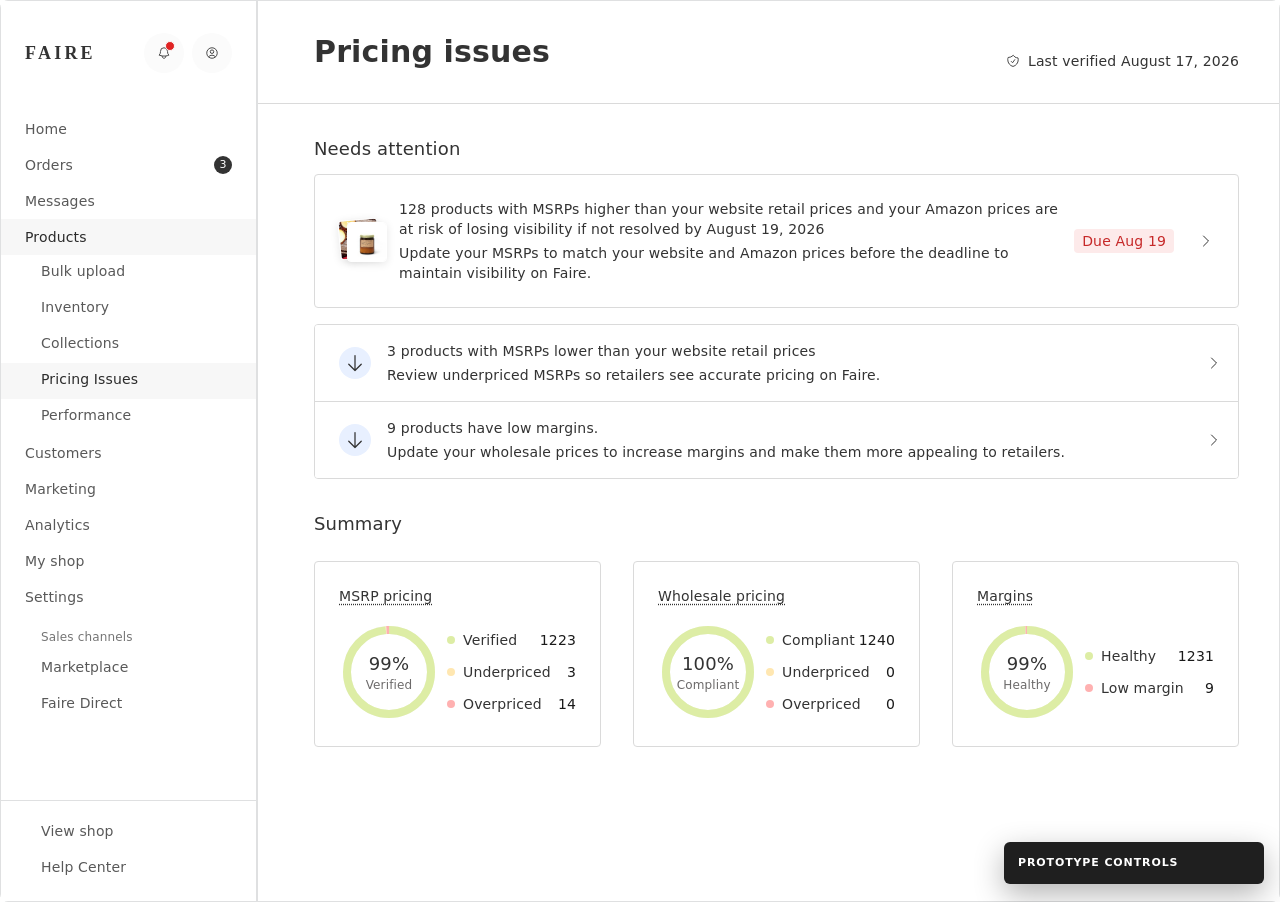
<file: dashboard.html>
<!DOCTYPE html>
<html lang="en">
<head>
  <meta charset="utf-8" />
  <meta name="viewport" content="width=device-width, initial-scale=1" />
  <title>Pricing issues — Dashboard</title>
  <link rel="preconnect" href="https://cdn.faire.com" crossorigin />
  <link rel="stylesheet" href="fonts.css" />
  <style>
    :root {
      --text: #333;
      --subdued: #757575;
      --border: #dfe0e1;
      --border-muted: #dadada;
      --surface-tile: #fbfbfb;
      --radius: 4px;
      --nav-width: 256px;
      --content-inset: 56px;
      --main-pad-right: 40px;
      --font: "Graphik", system-ui, -apple-system, sans-serif;
      --error: #c62828;
      --error-bg: #fdecea;
      --success: #2e7d32;
      --chart-positive: #ddeda5;
      --chart-warning: #ffe7b1;
      --chart-negative: #ffb1b1;
      --chart-track: #f5f5f5;
      --icon-blue-bg: #e8f0ff;
      --tag-critical-bg: #fdeaea;
      --tag-critical-text: #c62828;
    }

    * { box-sizing: border-box; }

    body {
      margin: 0;
      font-family: var(--font);
      font-size: 14px;
      line-height: 20px;
      letter-spacing: 0.15px;
      color: var(--text);
      background: #fff;
    }

    .shell {
      width: 100%;
      max-width: min(1920px, 100%);
      margin: 0 auto;
      display: flex;
      min-height: 100vh;
      min-width: 0;
      border: 1px solid var(--border);
      border-radius: 8px;
    }

    .nav {
      width: var(--nav-width);
      flex-shrink: 0;
      border-right: 1px solid var(--border);
      display: flex;
      flex-direction: column;
      min-height: 100vh;
      position: sticky;
      top: 0;
      align-self: flex-start;
      overflow-y: auto;
      background: #fff;
    }

    .nav-header {
      display: flex;
      align-items: center;
      justify-content: space-between;
      min-height: 104px;
      padding: 32px 24px;
    }

    .logo {
      font-family: Georgia, "Times New Roman", serif;
      font-size: 18px;
      font-weight: 600;
      letter-spacing: 0.18em;
    }

    .nav-tools { display: flex; gap: 8px; }

    .icon-btn {
      width: 40px;
      height: 40px;
      border: none;
      border-radius: 999px;
      background: var(--surface-tile);
      color: var(--text);
      display: grid;
      place-items: center;
      cursor: pointer;
      position: relative;
    }

    .icon-btn--notify::after {
      content: "";
      position: absolute;
      top: 8px;
      right: 9px;
      width: 8px;
      height: 8px;
      border-radius: 50%;
      background: #e02424;
      border: 1.5px solid var(--surface-tile);
    }

    .nav-links { flex: 1; padding-top: 6px; }

    .nav-row {
      min-height: 36px;
      padding: 6px 24px;
      display: flex;
      align-items: center;
      justify-content: space-between;
      font-size: 14px;
      color: #595959;
    }

    .nav-row--active { background: #f7f7f7; color: #2b2b2b; }

    .nav-child {
      min-height: 36px;
      padding: 6px 24px 6px 40px;
      font-size: 14px;
      color: #595959;
    }

    .nav-child--link {
      display: block;
      text-decoration: none;
      color: inherit;
    }

    .nav-child--active {
      background: #f7f7f7;
      color: #2b2b2b;
      font-weight: 500;
    }

    .badge {
      min-width: 18px;
      height: 18px;
      border-radius: 9px;
      background: #333;
      color: #fff;
      font-size: 11px;
      line-height: 18px;
      text-align: center;
      padding: 0 5px;
    }

    .nav-footer { border-top: 1px solid var(--border); padding: 14px 0; }

    .nav-section-label {
      padding: 12px 24px 4px 40px;
      font-size: 12px;
      color: var(--subdued);
    }

    .main {
      flex: 1;
      min-width: 0;
      border-left: 1px solid var(--border);
      background: #fff;
    }

    .dash-header {
      display: flex;
      align-items: flex-end;
      justify-content: space-between;
      gap: 24px;
      padding: 32px var(--main-pad-right) 32px var(--content-inset);
      border-bottom: 1px solid var(--border-muted);
    }

    .dash-header h1 {
      margin: 0;
      font-size: 30px;
      line-height: 38px;
      font-weight: 600;
    }

    .verified-meta {
      display: flex;
      align-items: center;
      gap: 8px;
      font-size: 14px;
      color: var(--text);
      flex-shrink: 0;
    }

    .verified-meta svg { color: var(--text); flex-shrink: 0; }

    .dash-content {
      padding: 32px var(--main-pad-right) 48px var(--content-inset);
    }

    .section-title {
      margin: 0 0 12px;
      font-size: 18px;
      line-height: 26px;
      font-weight: 500;
    }

    .section-title--summary {
      margin-top: 32px;
      margin-bottom: 24px;
    }

    .alert-p0 {
      display: block;
      text-decoration: none;
      color: inherit;
      background: #fff;
      border: 1px solid var(--border-muted);
      border-radius: var(--radius);
      padding: 24px;
      margin-bottom: 16px;
      cursor: pointer;
      transition: box-shadow 0.15s ease;
    }

    .alert-p0:hover {
      box-shadow: 0 2px 8px rgba(0, 0, 0, 0.08);
    }

    .alert-p0__inner {
      display: flex;
      align-items: center;
      gap: 12px;
    }

    .alert-p0__thumbs {
      position: relative;
      width: 48px;
      height: 44px;
      flex-shrink: 0;
    }

    .alert-p0__thumb {
      position: absolute;
      width: 40px;
      height: 40px;
      border-radius: var(--radius);
      border: 1px solid #fff;
      box-shadow: 0 2px 8px rgba(0, 0, 0, 0.1);
      overflow: hidden;
      background: #f5f5f5;
    }

    .alert-p0__thumb img {
      width: 100%;
      height: 100%;
      object-fit: cover;
      display: block;
    }

    .alert-p0__thumb--back {
      left: 0;
      top: 0;
      transform: rotate(-5deg);
    }

    .alert-p0__thumb--front {
      right: 0;
      top: 3px;
    }

    .alert-p0__text {
      flex: 1;
      min-width: 0;
    }

    .alert-p0__title {
      font-weight: 500;
      margin: 0 0 4px;
    }

    .alert-p0__desc {
      margin: 0;
      color: var(--text);
    }

    .alert-p0__actions {
      display: flex;
      align-items: center;
      gap: 24px;
      flex-shrink: 0;
    }

    .due-tag {
      display: inline-block;
      padding: 2px 8px;
      border-radius: var(--radius);
      background: var(--tag-critical-bg);
      color: var(--tag-critical-text);
      font-size: 14px;
      line-height: 20px;
      white-space: nowrap;
    }

    .alert-group {
      border: 1px solid var(--border-muted);
      border-radius: var(--radius);
      overflow: hidden;
    }

    .alert-p1 {
      display: block;
      text-decoration: none;
      color: inherit;
      background: #fff;
      padding: 16px 16px 16px 24px;
      cursor: pointer;
      transition: background 0.12s ease;
    }

    .alert-p1 + .alert-p1 {
      border-top: 1px solid var(--border-muted);
    }

    .alert-p1:hover { background: #fafafa; }

    .alert-p1--info {
      cursor: default;
    }

    .alert-p1--info:hover { background: #fff; }

    .alert-p1__inner {
      display: flex;
      align-items: center;
      gap: 16px;
    }

    .alert-p1__icon {
      width: 32px;
      height: 32px;
      border-radius: 999px;
      background: var(--icon-blue-bg);
      display: grid;
      place-items: center;
      flex-shrink: 0;
      color: #333;
    }

    .alert-p1__text {
      flex: 1;
      min-width: 0;
    }

    .alert-p1__title {
      font-weight: 500;
      margin: 0 0 4px;
    }

    .alert-p1__desc {
      margin: 0;
    }

    .alert-chevron {
      flex-shrink: 0;
      color: var(--text);
    }

    .summary-grid {
      display: grid;
      grid-template-columns: repeat(3, 1fr);
      gap: 32px;
    }

    .summary-card {
      border: 1px solid var(--border-muted);
      border-radius: var(--radius);
      padding: 24px;
      display: flex;
      flex-direction: column;
      gap: 16px;
      min-width: 0;
    }

    .summary-card__title {
      font-weight: 500;
      font-size: 14px;
      text-decoration: underline;
      text-decoration-style: dotted;
      text-underline-offset: 3px;
      margin: 0;
    }

    .summary-card__body {
      display: flex;
      align-items: center;
      gap: 8px;
    }

    .donut-wrap {
      position: relative;
      width: 100px;
      height: 100px;
      flex-shrink: 0;
    }

    .donut-wrap svg {
      width: 100%;
      height: 100%;
      transform: rotate(-90deg);
    }

    .donut-track {
      opacity: 0;
      animation: donut-track-in 0.4s ease forwards;
    }

    @keyframes donut-track-in {
      from { opacity: 0; }
      to { opacity: 1; }
    }

    .donut-arc {
      transition: stroke-dasharray 0.75s cubic-bezier(0.33, 1, 0.68, 1);
    }

    @media (prefers-reduced-motion: reduce) {
      .donut-track,
      .donut-arc,
      .donut-center__pct,
      .legend-row__count {
        animation: none !important;
        transition: none !important;
      }
    }

    .donut-center__pct {
      transition: opacity 0.3s ease;
    }

    .donut-center__pct.is-animating {
      opacity: 0.7;
    }

    .donut-center {
      position: absolute;
      inset: 0;
      display: flex;
      flex-direction: column;
      align-items: center;
      justify-content: center;
      text-align: center;
      pointer-events: none;
    }

    .donut-center__pct {
      font-size: 18px;
      line-height: 26px;
    }

    .donut-center__label {
      font-size: 12px;
      line-height: 16px;
      color: #6c6a6a;
    }

    .legend {
      flex: 1;
      min-width: 0;
    }

    .legend-row {
      display: flex;
      align-items: center;
      justify-content: space-between;
      padding: 6px 0;
      gap: 8px;
    }

    .legend-row__left {
      display: flex;
      align-items: center;
      gap: 8px;
      min-width: 0;
    }

    .legend-dot {
      width: 8px;
      height: 8px;
      border-radius: 50%;
      flex-shrink: 0;
    }

    .legend-dot--positive { background: var(--chart-positive); }
    .legend-dot--warning { background: var(--chart-warning); }
    .legend-dot--negative { background: var(--chart-negative); }

    .legend-row__count {
      color: #1a1a1a;
      flex-shrink: 0;
    }

    .icon-14 { width: 14px; height: 14px; }
    .icon-16 { width: 16px; height: 16px; }
    .hidden { display: none !important; }

    .proto-panel {
      position: fixed;
      bottom: 16px;
      right: 16px;
      z-index: 50;
      width: 260px;
      background: #1f1f1f;
      color: #fff;
      border-radius: 6px;
      box-shadow: 0 10px 30px rgba(0, 0, 0, 0.3);
      font-size: 13px;
    }

    .proto-panel summary {
      cursor: pointer;
      list-style: none;
      display: flex;
      align-items: center;
      gap: 8px;
      padding: 11px 14px;
      font-weight: 700;
      font-size: 11px;
      letter-spacing: 0.08em;
      text-transform: uppercase;
    }

    .proto-panel summary::-webkit-details-marker { display: none; }

    .proto-panel__body { padding: 2px 14px 14px; background: #262626; }

    .proto-label {
      display: block;
      font-size: 11px;
      text-transform: uppercase;
      letter-spacing: 0.05em;
      color: #a9a9a9;
      margin: 10px 0 6px;
      font-weight: 600;
    }

    .proto-select {
      width: 100%;
      background: #1f1f1f;
      border: 1px solid #4a4a4a;
      color: #e8e8e8;
      font-family: inherit;
      font-size: 12.5px;
      padding: 8px 10px;
      border-radius: 4px;
      cursor: pointer;
    }

    @media (max-width: 1100px) {
      .summary-grid { grid-template-columns: 1fr; }
    }
  </style>
</head>
<body>
  <div class="shell">
    <aside class="nav" aria-label="Primary">
      <div class="nav-header">
        <span class="logo">FAIRE</span>
        <div class="nav-tools">
          <button type="button" class="icon-btn icon-btn--notify" aria-label="Notifications">
            <svg class="icon-14" viewBox="0 0 24 24" fill="none" stroke="currentColor" stroke-width="1.5" aria-hidden="true">
              <path d="M14.857 17.082a22.387 22.387 0 0 0 5.454-1.31A8.967 8.967 0 0 1 18 9.75V9A6 6 0 0 0 6 9v.75a8.967 8.967 0 0 1-2.312 6.022c1.733.64 3.56 1.085 5.456 1.31m5.714 0a24.255 24.255 0 0 1-5.714 0m5.714 0a3 3 0 1 1-5.714 0" />
            </svg>
          </button>
          <button type="button" class="icon-btn" aria-label="Account">
            <svg class="icon-14" viewBox="0 0 24 24" fill="none" stroke="currentColor" stroke-width="1.5" aria-hidden="true">
              <path d="M17.982 18.725A7.488 7.488 0 0 0 12 15.75a7.488 7.488 0 0 0-5.982 2.975m11.964 0A9 9 0 1 0 6.018 18.725m11.964 0A8.966 8.966 0 0 1 12 21a8.966 8.966 0 0 1-5.982-2.275M15 9.75A3 3 0 1 1 9 9.75a3 3 0 0 1 6 0Z" />
            </svg>
          </button>
        </div>
      </div>
      <nav class="nav-links">
        <div class="nav-row"><span>Home</span></div>
        <div class="nav-row"><span>Orders</span><span class="badge">3</span></div>
        <div class="nav-row"><span>Messages</span></div>
        <div class="nav-row nav-row--active"><span>Products</span></div>
        <div class="nav-child">Bulk upload</div>
        <div class="nav-child">Inventory</div>
        <div class="nav-child">Collections</div>
        <a class="nav-child nav-child--link nav-child--active" href="dashboard.html">Pricing Issues</a>
        <div class="nav-child">Performance</div>
        <div class="nav-row"><span>Customers</span></div>
        <div class="nav-row"><span>Marketing</span></div>
        <div class="nav-row"><span>Analytics</span></div>
        <div class="nav-row"><span>My shop</span></div>
        <div class="nav-row"><span>Settings</span></div>
        <div class="nav-section-label">Sales channels</div>
        <div class="nav-child">Marketplace</div>
        <div class="nav-child">Faire Direct</div>
      </nav>
      <div class="nav-footer">
        <div class="nav-child">View shop</div>
        <div class="nav-child">Help Center</div>
      </div>
    </aside>

    <main class="main">
      <header class="dash-header">
        <h1>Pricing issues</h1>
        <div class="verified-meta" id="header-verified">
          <svg class="icon-14" viewBox="0 0 24 24" fill="none" stroke="currentColor" stroke-width="1.5" aria-hidden="true">
            <path d="M9 12.75 11.25 15 15 9.75m-3-7.036A11.959 11.959 0 0 1 3.598 6 11.99 11.99 0 0 0 3 9.749c0 5.592 3.824 10.29 9 11.623 5.176-1.332 9-6.03 9-11.622 0-1.042-.133-2.052-.382-3.016a11.959 11.959 0 0 1-4.5-1.076Z" stroke-linecap="round" stroke-linejoin="round"/>
          </svg>
          <span id="header-verified-text">Last verified August 17, 2026</span>
        </div>
      </header>

      <div class="dash-content">
        <section aria-labelledby="needs-attention-title">
          <h2 class="section-title" id="needs-attention-title">Needs attention</h2>
          <div id="p0-slot"></div>
          <div class="alert-group" id="p1-list"></div>
        </section>

        <section aria-labelledby="summary-title">
          <h2 class="section-title section-title--summary" id="summary-title">Summary</h2>
          <div class="summary-grid" id="summary-grid"></div>
        </section>
      </div>
    </main>
  </div>

  <details class="proto-panel">
    <summary>Prototype controls</summary>
    <div class="proto-panel__body">
      <label class="proto-label" for="proto-scenario">Dashboard scenario</label>
      <select class="proto-select" id="proto-scenario" aria-label="Dashboard scenario">
        <option value="scenario-1">Scenario 1 — Egregious P0 + underpriced + low margin</option>
        <option value="scenario-2">Scenario 2 — No P0, WSP + low margin + lost badge</option>
      </select>
    </div>
  </details>

  <script>
    const DASHBOARD_SCENARIO_KEY = "evergreen-price-dashboard-scenario";
    const ALERT_PRODUCT_IMAGES = {
      back: "assets/alert-product-back.png",
      front: "assets/alert-product-front.png",
    };
    const CHEVRON = '<svg class="icon-16 alert-chevron" viewBox="0 0 24 24" fill="none" stroke="currentColor" stroke-width="1.5" aria-hidden="true"><path d="m8.25 4.5 7.5 7.5-7.5 7.5" stroke-linecap="round" stroke-linejoin="round"/></svg>';
    const ARROW_DOWN = '<svg width="20" height="20" viewBox="0 0 24 24" fill="none" stroke="currentColor" stroke-width="1.5" aria-hidden="true"><path d="M19.5 13.5 12 21m0 0-7.5-7.5M12 21V3" stroke-linecap="round" stroke-linejoin="round"/></svg>';

    const CHART_COLORS = {
      positive: "#DDEDA5",
      warning: "#FFE7B1",
      negative: "#FFB1B1",
      track: "#F5F5F5",
    };

    const SCENARIOS = {
      "scenario-1": {
        headerVerified: "Last verified August 17, 2026",
        p0: {
          title: "128 products with MSRPs higher than your website retail prices and your Amazon prices are at risk of losing visibility if not resolved by August 19, 2026",
          desc: "Update your MSRPs to match your website and Amazon prices before the deadline to maintain visibility on Faire.",
          due: "Due Aug 19",
          href: "index.html?scenario=egregious-only",
        },
        p1: [
          {
            title: "3 products with MSRPs lower than your website retail prices",
            desc: "Review underpriced MSRPs so retailers see accurate pricing on Faire.",
            href: "index.html?scenario=non-egregious-only",
            link: true,
          },
          {
            title: "9 products have low margins.",
            desc: "Update your wholesale prices to increase margins and make them more appealing to retailers.",
            href: "index.html?scenario=low-margins",
            link: true,
          },
        ],
        summary: {
          msrp: {
            title: "MSRP pricing",
            centerLabel: "Verified",
            legend: [
              { label: "Verified", count: 1223, dot: "positive" },
              { label: "Underpriced", count: 3, dot: "warning" },
              { label: "Overpriced", count: 14, dot: "negative" },
            ],
          },
          wholesale: {
            title: "Wholesale pricing",
            centerLabel: "Compliant",
            legend: [
              { label: "Compliant", count: 1240, dot: "positive" },
              { label: "Underpriced", count: 0, dot: "warning" },
              { label: "Overpriced", count: 0, dot: "negative" },
            ],
          },
          margins: {
            title: "Margins",
            centerLabel: "Healthy",
            legend: [
              { label: "Healthy", count: 1231, dot: "positive" },
              { label: "Low margin", count: 9, dot: "negative" },
            ],
          },
        },
      },
      "scenario-2": {
        headerVerified: "Last verified August 17, 2026",
        p0: null,
        p1: [
          {
            title: "24 products with wholesale prices higher than your other channels are losing visibility",
            desc: "Change prices to restore visibility on Faire.",
            href: "index.html?scenario=mixed",
            link: true,
          },
          {
            title: "12 products have low margin",
            desc: "Lower wholesale prices to increase conversion.",
            href: "index.html?scenario=low-margins",
            link: true,
          },
          {
            title: "You changed 8 MSRPs and they no longer have the verified badge",
            desc: "Edit MSRPs to match your site again to restore the badge.",
            href: "index.html?scenario=egregious-only",
            link: true,
          },
        ],
        summary: {
          msrp: {
            title: "MSRP pricing",
            centerLabel: "Verified",
            legend: [
              { label: "Verified", count: 1215, dot: "positive" },
              { label: "Underpriced", count: 3, dot: "warning" },
              { label: "Overpriced", count: 22, dot: "negative" },
            ],
          },
          wholesale: {
            title: "Wholesale pricing",
            centerLabel: "Compliant",
            legend: [
              { label: "Compliant", count: 1216, dot: "positive" },
              { label: "Underpriced", count: 0, dot: "warning" },
              { label: "Overpriced", count: 24, dot: "negative" },
            ],
          },
          margins: {
            title: "Margins",
            centerLabel: "Healthy",
            legend: [
              { label: "Healthy", count: 1228, dot: "positive" },
              { label: "Low margin", count: 12, dot: "negative" },
            ],
          },
        },
      },
    };

    const CHART_DOT_COLORS = {
      positive: CHART_COLORS.positive,
      warning: CHART_COLORS.warning,
      negative: CHART_COLORS.negative,
    };

    function donutDataFromLegend(legend) {
      const total = legend.reduce((sum, row) => sum + row.count, 0);
      const segments = legend
        .map((row) => ({
          label: row.label,
          count: row.count,
          color: CHART_DOT_COLORS[row.dot] || CHART_COLORS.positive,
          pct: total > 0 ? (row.count / total) * 100 : 0,
        }))
        .filter((segment) => segment.count > 0);
      const primaryCount = legend[0]?.count ?? 0;
      const centerPct = total > 0 ? Math.round((primaryCount / total) * 100) : 0;
      return { segments, centerPct };
    }

    function renderDonut(segments, centerPct, centerLabel) {
      const r = 42;
      const c = 2 * Math.PI * r;
      const track = `<circle class="donut-track" cx="50" cy="50" r="${r}" fill="none" stroke="${CHART_COLORS.track}" stroke-width="8"/>`;
      let offset = 0;
      const arcs = segments
        .map((s) => {
          const dash = (s.pct / 100) * c;
          const gap = c - dash;
          const arc = `<circle class="donut-arc" cx="50" cy="50" r="${r}" fill="none" stroke="${s.color}" stroke-width="8" stroke-dasharray="0 ${c}" stroke-dashoffset="${-offset}" stroke-linecap="butt" data-dash="${dash}" data-gap="${gap}" data-offset="${offset}"/>`;
          offset += dash;
          return arc;
        })
        .join("");
      return `
        <div class="donut-wrap">
          <svg viewBox="0 0 100 100" aria-hidden="true">${track}${arcs}</svg>
          <div class="donut-center">
            <span class="donut-center__pct" data-target="${centerPct}">0%</span>
            <span class="donut-center__label">${centerLabel}</span>
          </div>
        </div>`;
    }

    function easeOutCubic(t) {
      return 1 - Math.pow(1 - t, 3);
    }

    function animateDonutCharts(container) {
      const reducedMotion = window.matchMedia("(prefers-reduced-motion: reduce)").matches;
      const wraps = container.querySelectorAll(".donut-wrap");

      wraps.forEach((wrap, cardIndex) => {
        const delay = cardIndex * 120;
        const arcs = wrap.querySelectorAll(".donut-arc");
        const pctEl = wrap.querySelector(".donut-center__pct");
        const targetPct = Number(pctEl.dataset.target) || 0;

        if (reducedMotion) {
          arcs.forEach((arc) => {
            const dash = Number(arc.dataset.dash);
            const gap = Number(arc.dataset.gap);
            arc.style.strokeDasharray = `${dash} ${gap}`;
            arc.style.strokeDashoffset = `${-Number(arc.dataset.offset)}`;
          });
          pctEl.textContent = `${targetPct}%`;
          return;
        }

        arcs.forEach((arc, arcIndex) => {
          const dash = Number(arc.dataset.dash);
          const gap = Number(arc.dataset.gap);
          const offset = Number(arc.dataset.offset);
          arc.style.strokeDashoffset = `${-offset}`;
          arc.style.transitionDelay = `${delay + arcIndex * 140}ms`;

          requestAnimationFrame(() => {
            arc.style.strokeDasharray = `${dash} ${gap}`;
          });
        });

        pctEl.classList.add("is-animating");
        pctEl.textContent = "0%";
        const duration = 750;
        const startAt = performance.now() + delay + 80;

        function tick(now) {
          if (now < startAt) {
            requestAnimationFrame(tick);
            return;
          }
          const t = Math.min((now - startAt) / duration, 1);
          pctEl.textContent = `${Math.round(targetPct * easeOutCubic(t))}%`;
          if (t < 1) {
            requestAnimationFrame(tick);
          } else {
            pctEl.classList.remove("is-animating");
          }
        }

        requestAnimationFrame(tick);
      });
    }

    function renderSummaryCard(card) {
      const { segments, centerPct } = donutDataFromLegend(card.legend);
      const legendHtml = card.legend
        .map((row) => `
          <div class="legend-row">
            <div class="legend-row__left">
              <span class="legend-dot legend-dot--${row.dot}"></span>
              <span>${row.label}</span>
            </div>
            <span class="legend-row__count">${row.count}</span>
          </div>`)
        .join("");
      return `
        <div class="summary-card">
          <p class="summary-card__title">${card.title}</p>
          <div class="summary-card__body">
            ${renderDonut(segments, centerPct, card.centerLabel)}
            <div class="legend">${legendHtml}</div>
          </div>
        </div>`;
    }

    function renderP0(p0) {
      if (!p0) return "";
      return `
        <a class="alert-p0" href="${p0.href}">
          <div class="alert-p0__inner">
            <div class="alert-p0__thumbs" aria-hidden="true">
              <div class="alert-p0__thumb alert-p0__thumb--back">
                <img src="${ALERT_PRODUCT_IMAGES.back}" alt="" />
              </div>
              <div class="alert-p0__thumb alert-p0__thumb--front">
                <img src="${ALERT_PRODUCT_IMAGES.front}" alt="" />
              </div>
            </div>
            <div class="alert-p0__text">
              <p class="alert-p0__title">${p0.title}</p>
              <p class="alert-p0__desc">${p0.desc}</p>
            </div>
            <div class="alert-p0__actions">
              ${p0.due ? `<span class="due-tag">${p0.due}</span>` : ""}
              ${CHEVRON}
            </div>
          </div>
        </a>`;
    }

    function renderP1Item(item) {
      const inner = `
        <div class="alert-p1__inner">
          <div class="alert-p1__icon">${ARROW_DOWN}</div>
          <div class="alert-p1__text">
            <p class="alert-p1__title">${item.title}</p>
            ${item.desc ? `<p class="alert-p1__desc">${item.desc}</p>` : ""}
          </div>
          ${item.link ? CHEVRON : ""}
        </div>`;
      if (item.link) {
        return `<a class="alert-p1" href="${item.href}">${inner}</a>`;
      }
      return `<div class="alert-p1 alert-p1--info">${inner}</div>`;
    }

    function applyScenario(key) {
      const data = SCENARIOS[key];
      if (!data) return;

      document.getElementById("header-verified-text").textContent = data.headerVerified;
      document.getElementById("p0-slot").innerHTML = renderP0(data.p0);
      document.getElementById("p1-list").innerHTML = data.p1.map(renderP1Item).join("");

      const summary = data.summary;
      const summaryGrid = document.getElementById("summary-grid");
      summaryGrid.innerHTML = [
        renderSummaryCard(summary.msrp),
        renderSummaryCard(summary.wholesale),
        renderSummaryCard(summary.margins),
      ].join("");
      animateDonutCharts(summaryGrid);

      try {
        localStorage.setItem(DASHBOARD_SCENARIO_KEY, key);
      } catch (_) { /* ignore */ }
    }

    const scenarioSelect = document.getElementById("proto-scenario");
    let initial = "scenario-1";
    try {
      const stored = localStorage.getItem(DASHBOARD_SCENARIO_KEY);
      if (stored && SCENARIOS[stored]) initial = stored;
    } catch (_) { /* ignore */ }

    scenarioSelect.value = initial;
    applyScenario(initial);

    scenarioSelect.addEventListener("change", (e) => {
      applyScenario(e.target.value);
    });
  </script>
</body>
</html>
</file>
<file: fonts.css>
/* Graphik — Faire Slate sans-serif (matches Figma typography) */
@font-face {
  font-family: "Graphik";
  font-style: normal;
  font-weight: 400;
  font-display: swap;
  src:
    url("https://cdn.faire.com/static/fonts/Graphik-Regular-Web.woff2") format("woff2"),
    url("https://cdn.faire.com/static/fonts/Graphik-Regular-Web.woff") format("woff"),
    url("https://cdn.faire.com/static/fonts/GraphikRegular.otf") format("opentype");
}

@font-face {
  font-family: "Graphik";
  font-style: normal;
  font-weight: 500;
  font-display: swap;
  src:
    url("https://cdn.faire.com/static/fonts/Graphik-Medium-Web.woff2") format("woff2"),
    url("https://cdn.faire.com/static/fonts/Graphik-Medium-Web.woff") format("woff"),
    url("https://cdn.faire.com/static/fonts/GraphikMedium.otf") format("opentype");
}

@font-face {
  font-family: "Graphik";
  font-style: normal;
  font-weight: 600;
  font-display: swap;
  src:
    url("https://cdn.faire.com/static/fonts/Graphik-Semibold-Web.woff2") format("woff2"),
    url("https://cdn.faire.com/static/fonts/Graphik-Semibold-Web.woff") format("woff"),
    url("https://cdn.faire.com/static/fonts/GraphikSemiBold.otf") format("opentype");
}
</file>
